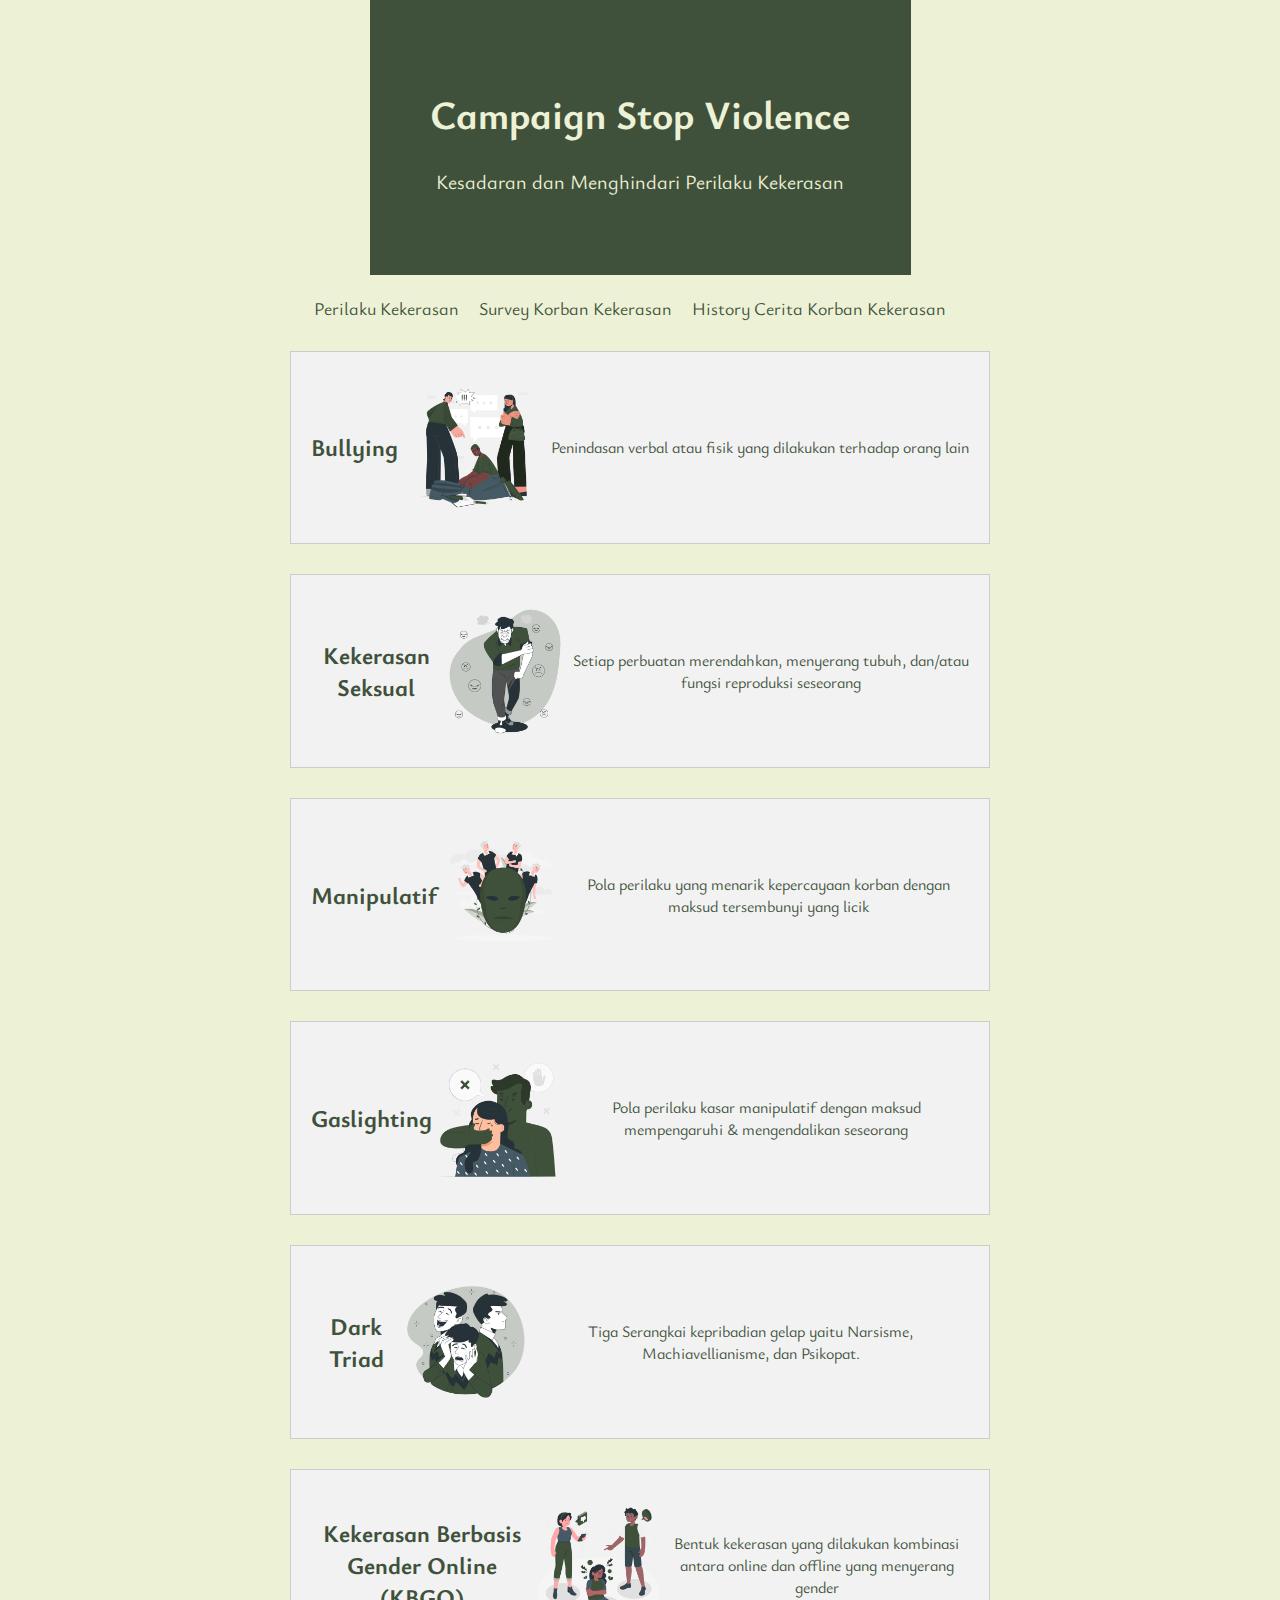
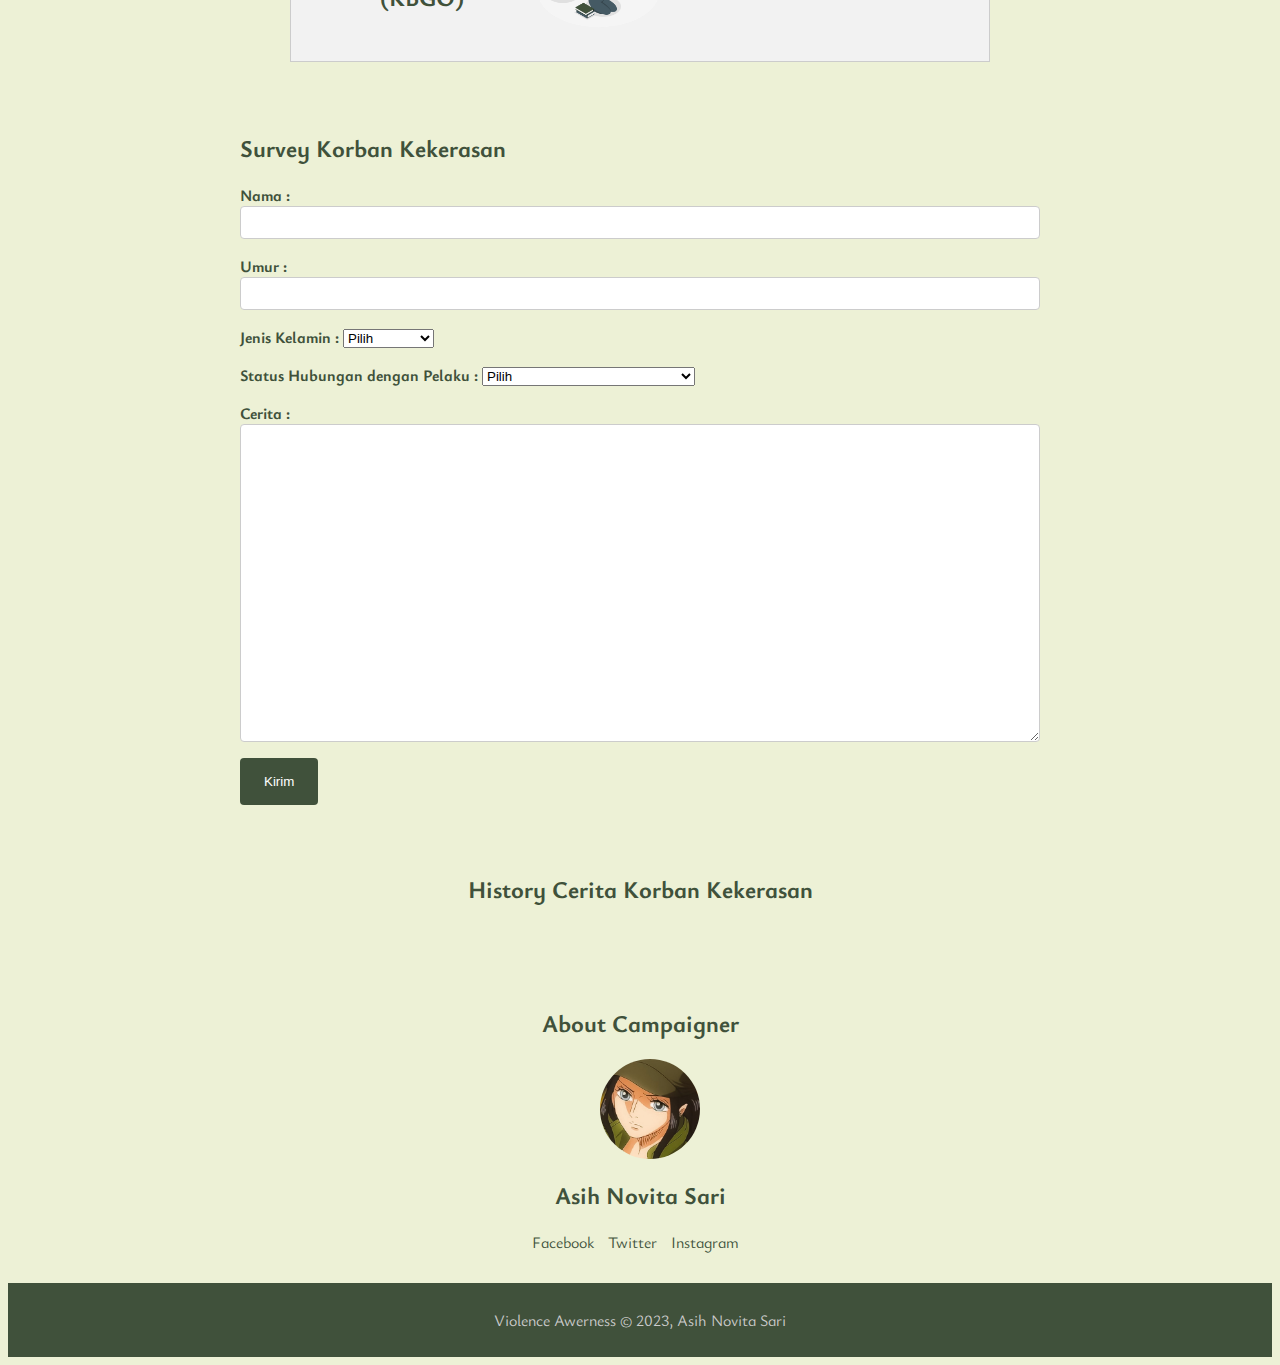
<file: index.html>
<html> 
<head>
    <meta charset="UTF-8"/>
    <meta name="viewport" content="width=device-width, initial-scale=1.0">
    <title>Campaign Stop Violence</title>
    <link rel="stylesheet" href="assets/styles/style.css">
</head> 

    <body>
    <header>
      <div class="container">
        <div class="jumbotron">
          <h1>Campaign Stop Violence</h1>
          <p>Kesadaran dan Menghindari Perilaku Kekerasan</p>
        </div>  
        <nav>
          <ul>
            <li><a href="#article">Perilaku Kekerasan</a></li>
            <li><a href="#Survey Korban Kekerasan">Survey Korban Kekerasan</a></li>
            <li><a href="#History Cerita Korban Kekerasan">History Cerita Korban Kekerasan</a></li>
          </ul>
        </nav>
    </header>

    <main>
    <article>
    <div class="container" id="article">
    <div class="article" ontouchstart="handleTouchStart(event)" ontouchend="handleTouchEnd(event)" onclick="handleClick('bullying.html')">
      <h2>Bullying</h2>
      <img src="assets/img/bullying.png" alt="Bullying" class="image">
      <p>Penindasan verbal atau fisik yang dilakukan terhadap orang lain</p>  
    </div>
    </article>
    <div class="container" id="article">
    <div  class="article" ontouchstart="handleTouchStart(event)" ontouchend="handleTouchEnd(event)" onclick="handleClick('kekerasan-seksual.html')">
      <h2>Kekerasan Seksual</h2>
      <img src="assets/img/kekerasan-seksual.png" alt="kekerasan-seksual" class="image">
      <p>Setiap perbuatan merendahkan, menyerang tubuh, dan/atau fungsi reproduksi seseorang</p>
    </div>
    <article>
    <div class="article" ontouchstart="handleTouchStart(event)" ontouchend="handleTouchEnd(event)" onclick="handleClick('manipulatif.html')">
      <h2>Manipulatif</h2>
      <img src="assets/img/manipulatif.png" alt="Manipulatif" class="image">
      <p>Pola perilaku yang menarik kepercayaan korban dengan maksud tersembunyi yang licik</p>
    </div>
    </article>
    <article>
    <div class="article" ontouchstart="handleTouchStart(event)" ontouchend="handleTouchEnd(event)" onclick="handleClick('gaslighting.html')">
      <h2>Gaslighting</h2>
      <img src="assets/img/gaslighting.png" alt="Gaslighting" class="image">
      <p>Pola perilaku kasar manipulatif dengan maksud mempengaruhi & mengendalikan seseorang</p>
    </div>
    </article>
    <article>
    <div class="article" ontouchstart="handleTouchStart(event)" ontouchend="handleTouchEnd(event)" onclick="handleClick('darktriad.html')"> 
    <h2>Dark Triad</h2>
      <img src="assets/img/darktriad.png" alt="Darktriad" class="image">
      <p>Tiga Serangkai kepribadian gelap yaitu Narsisme, Machiavellianisme, dan Psikopat.</p>
    </div>
    </article>
    <article>
    <div class="article" ontouchstart="handleTouchStart(event)" ontouchend="handleTouchEnd(event)" onclick="handleClick('kbgo.html')"> 
      <h2>Kekerasan Berbasis Gender Online (KBGO)</h2>
      <img src="assets/img/kbgo.png" alt="KBGO" class="image">
      <p>Bentuk kekerasan yang dilakukan kombinasi antara online dan offline yang menyerang gender</p>
    </div>
  </article>
  </div>
</div>
</div>

<aside>
<article>
  <div class="form-container" id="Survey Korban Kekerasan">
    <h2>Survey Korban Kekerasan</h2>
    <form id="survey-form" action="submit.php" method="POST">
      <div class="form-group">
        <label for="nama">Nama                                    :</label>
        <input type="text" id="nama" name="nama" required>
      </div>

      <div class="form-group">
        <label for="umur">Umur                                    :</label>
        <input type="umur" id="umur" name="umur" required>
      </div>

      <div class="form-group">
        <label for="jenis_kelamin">Jenis Kelamin                  :</label>
        <select id="jenis_kelamin" name="jenis_kelamin" required>
          <option value="">Pilih</option>
         <option value="perempuan">Perempuan</option>
         <option value="laki laki">Laki-laki</option>
        </select>
      </div>

      <div class="form-group">
        <label for="hubungan_pelaku">Status Hubungan dengan Pelaku :</label>
        <select id="hubungan_pelaku" name="hubungan_pelaku" required>
          <option value="">Pilih</option>
          <option value="Keluarga Kandung">Keluarga Kandung</option>
          <option value="Teman Kenal">Teman Kenal</option>
          <option value="Pernikahan/Rumah Tangga">Pernikahan/Rumah Tangga</option>
          <option value="Rekan Kerja/Lingkungan Keja">Rekan Kerja/Lingkungan Keja</option>
          <option value="Pacaran">Pacaran</option>
          <option value="Orang Asing/Lingkungan Umum">Orang Asing/Lingkungan Umum</option>
          <option value="Sekolah/Lingkungan Pendidikan">Sekolah/Lingkungan Pendidikan</option>
          <option value="Teman Dekat">Teman Dekat</option>
          <option value="Persahabatan">Persahabatan</option>
          <option value="Lainnya">Lainnya</option>
        </select>
      </div>

      <div class="form-group">
        <label for="cerita">Cerita                               :</label>
        <textarea id="cerita" name="cerita" rows="20" cols="50" required></textarea>
      </div>

      <div id="button">
      <button type="submit">Kirim</button>
    </div>
    </form>
    <div class="container" id="History Cerita Korban Kekerasan">
    <div id="result-container">
      <h2>History Cerita Korban Kekerasan</h2>
      <div id="result-table-container">
        <table id="result-table">
          <tbody id="result-body"></tbody>
        </table>
      </div>
    </div>
  </div>
  </div>
</aside>
</article>


<aside>
  <article>
    <div class="about">
      <h2>About Campaigner</h2>
      <img class="about-img" src="assets/img/campaigner.jpg" alt="campaigner">
      <div class="about-info">
        <h2 class="about-name">Asih Novita Sari</h2>
        <div class="about-social">
          <a href="https://www.facebook.com/chanovitaa" target="_blank">Facebook</a>
          <a href="https://www.twitter.com/nverlandd" target="_blank">Twitter</a>
          <a href="https://www.instagram.com/greendailyme" target="_blank">Instagram</a>
        </div>
      </div>
    </div>
</aside>
</article>
</main>


<footer id="page-footer">
  <p>Violence Awerness &#169; 2023, Asih Novita Sari</p>
</footer>

<script>
  let touchStartX = 0;
  function handleTouchStart(event) {
    const box = event.target;
    box.classList.add('active');
    touchStartX = event.changedTouches[0].clientX;
  }
  function handleTouchEnd(event) {
    const touchEndX = event.changedTouches[0].clientX;
    const touchDeltaX = touchEndX - touchStartX;

    const box = event.target;
    box.classList.remove('active');

    if (Math.abs(touchDeltaX) < 10) {
      const nextPage = box.getAttribute('data-next-page');
      window.location.href = nextPage;
    }
  }
  function handleClick(nextPage) {
    window.location.href = nextPage;
  }
</script>

</body>

</html>
</file>
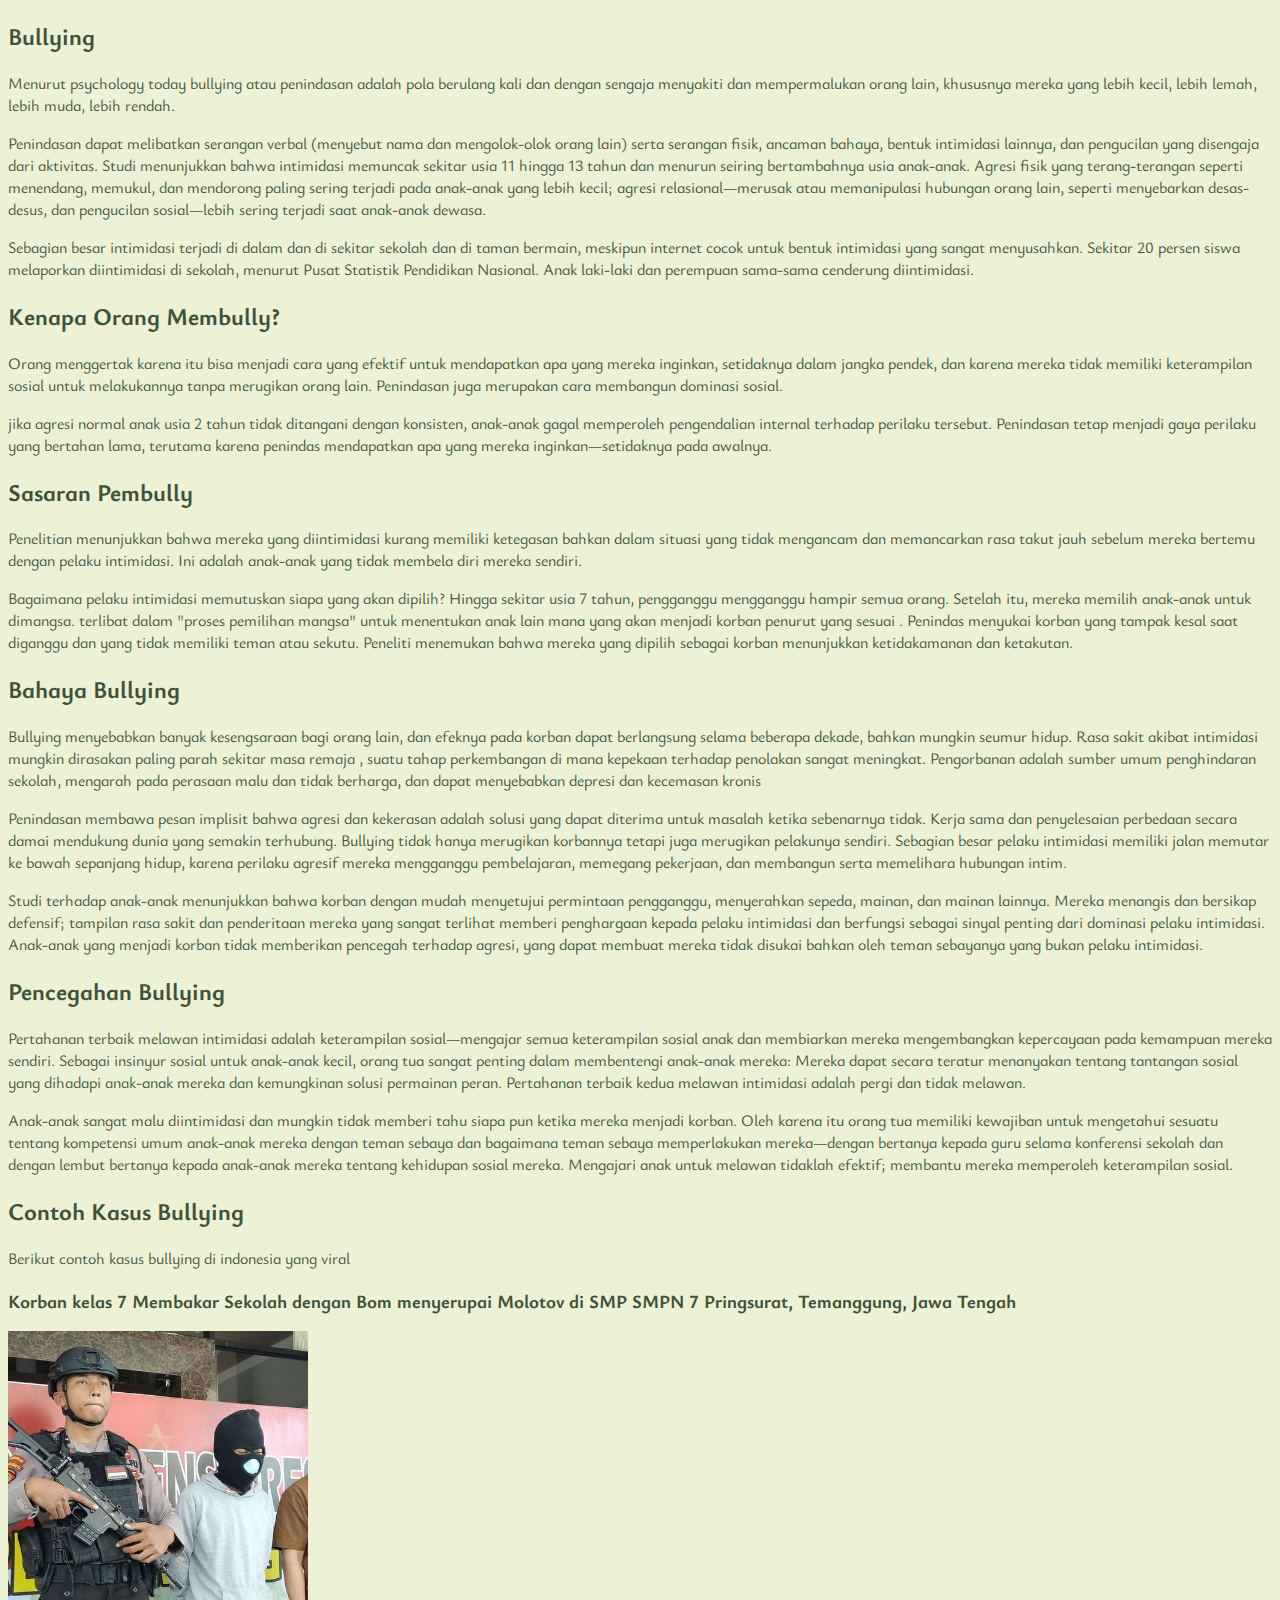
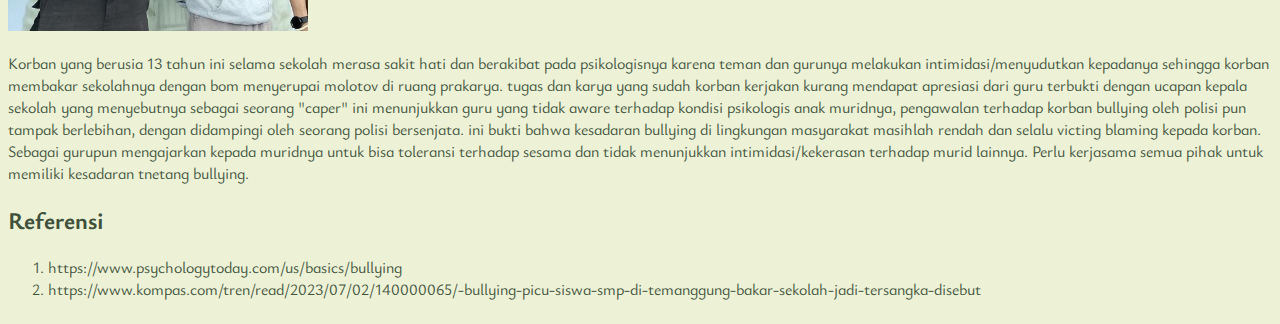
<file: bullying.html>
<!DOCTYPE html>
<html lang="en">
  <head>
    <meta charset="UTF-8" />
    <meta http-equiv="X-UA-Compatible" content="IE=edge" />
    <meta name="viewport" content="width=device-width, initial-scale=1.0" />
    <title>Bullying</title>

    <link rel="stylesheet" href="assets/styles/style.css" />
  </head>
  <body>
    <main>
      <div id="content">
        <article class="card" id="pengertian">
          <h2>Bullying</h2>
          <p>
            Menurut psychology today bullying atau penindasan adalah pola berulang kali dan dengan sengaja menyakiti dan mempermalukan orang lain, khususnya mereka yang lebih kecil, lebih lemah, lebih muda, lebih rendah.
          </p>

          <p>
            Penindasan dapat melibatkan serangan verbal (menyebut nama dan mengolok-olok orang lain) serta serangan fisik, ancaman bahaya, bentuk intimidasi lainnya, dan pengucilan yang disengaja dari aktivitas. Studi menunjukkan bahwa intimidasi memuncak sekitar usia 11 hingga 13 tahun dan menurun seiring bertambahnya usia anak-anak. Agresi fisik yang terang-terangan seperti menendang, memukul, dan mendorong paling sering terjadi pada anak-anak yang lebih kecil; agresi relasional—merusak atau memanipulasi hubungan orang lain, seperti menyebarkan desas-desus, dan pengucilan sosial—lebih sering terjadi saat anak-anak dewasa.          
          </p>
          <p>
            Sebagian besar intimidasi terjadi di dalam dan di sekitar sekolah dan di taman bermain, meskipun internet cocok untuk bentuk intimidasi yang sangat menyusahkan. Sekitar 20 persen siswa melaporkan diintimidasi di sekolah, menurut Pusat Statistik Pendidikan Nasional. Anak laki-laki dan perempuan sama-sama cenderung diintimidasi.
          </p>
          </p>
        </article>

        <article class="card" id="kenapa">
          <h2>Kenapa Orang Membully?</h2>
          <p>
            Orang menggertak karena itu bisa menjadi cara yang efektif untuk mendapatkan apa yang mereka inginkan, setidaknya dalam jangka pendek, dan karena mereka tidak memiliki keterampilan sosial untuk melakukannya tanpa merugikan orang lain. Penindasan juga merupakan cara membangun dominasi sosial.
          </p>
          <p>
            jika agresi normal anak usia 2 tahun tidak ditangani dengan konsisten, anak-anak gagal memperoleh pengendalian internal terhadap perilaku tersebut. Penindasan tetap menjadi gaya perilaku yang bertahan lama, terutama karena penindas mendapatkan apa yang mereka inginkan—setidaknya pada awalnya.
          </p>
        </article>

        <article class="card" id="sasaran">
          <h2>Sasaran Pembully</h2>
          <p>
            Penelitian menunjukkan bahwa mereka yang diintimidasi kurang memiliki ketegasan bahkan dalam situasi yang tidak mengancam dan memancarkan rasa takut jauh sebelum mereka bertemu dengan pelaku intimidasi. Ini adalah anak-anak yang tidak membela diri mereka sendiri.
          </p>
          <p>
            Bagaimana pelaku intimidasi memutuskan siapa yang akan dipilih?
Hingga sekitar usia 7 tahun, pengganggu mengganggu hampir semua orang. Setelah itu, mereka memilih anak-anak untuk dimangsa. terlibat dalam "proses pemilihan mangsa" untuk menentukan anak lain mana yang akan menjadi korban penurut yang sesuai . Penindas menyukai korban yang tampak kesal saat diganggu dan yang tidak memiliki teman atau sekutu. Peneliti menemukan bahwa mereka yang dipilih sebagai korban menunjukkan ketidakamanan dan ketakutan.
          </p>
        </article>

        <article class="card" id="bahaya">
          <h2>Bahaya Bullying</h2>
          <p>
            Bullying menyebabkan banyak kesengsaraan bagi orang lain, dan efeknya pada korban dapat berlangsung selama beberapa dekade, bahkan mungkin seumur hidup. Rasa sakit akibat intimidasi mungkin dirasakan paling parah sekitar masa remaja , suatu tahap perkembangan di mana kepekaan terhadap penolakan sangat meningkat. Pengorbanan adalah sumber umum penghindaran sekolah, mengarah pada perasaan malu dan tidak berharga, dan dapat menyebabkan depresi dan kecemasan kronis
          </p>
          <p>
            Penindasan membawa pesan implisit bahwa agresi dan kekerasan adalah solusi yang dapat diterima untuk masalah ketika sebenarnya tidak. Kerja sama dan penyelesaian perbedaan secara damai mendukung dunia yang semakin terhubung. Bullying tidak hanya merugikan korbannya tetapi juga merugikan pelakunya sendiri. Sebagian besar pelaku intimidasi memiliki jalan memutar ke bawah sepanjang hidup, karena perilaku agresif mereka mengganggu pembelajaran, memegang pekerjaan, dan membangun serta memelihara hubungan intim.
          </p>
          <p>
            Studi terhadap anak-anak menunjukkan bahwa korban dengan mudah menyetujui permintaan pengganggu, menyerahkan sepeda, mainan, dan mainan lainnya. Mereka menangis dan bersikap defensif; tampilan rasa sakit dan penderitaan mereka yang sangat terlihat memberi penghargaan kepada pelaku intimidasi dan berfungsi sebagai sinyal penting dari dominasi pelaku intimidasi. Anak-anak yang menjadi korban tidak memberikan pencegah terhadap agresi, yang dapat membuat mereka tidak disukai bahkan oleh teman sebayanya yang bukan pelaku intimidasi.
          </p>
        </article>

        <article class="card" id="pencegahan">
          <h2>Pencegahan Bullying</h2>
          <p>Pertahanan terbaik melawan intimidasi adalah keterampilan sosial—mengajar semua keterampilan sosial anak dan membiarkan mereka mengembangkan kepercayaan pada kemampuan mereka sendiri. Sebagai insinyur sosial untuk anak-anak kecil, orang tua sangat penting dalam membentengi anak-anak mereka: Mereka dapat secara teratur menanyakan tentang tantangan sosial yang dihadapi anak-anak mereka dan kemungkinan solusi permainan peran. Pertahanan terbaik kedua melawan intimidasi adalah pergi dan tidak melawan.
          </p>
          <p>
            Anak-anak sangat malu diintimidasi dan mungkin tidak memberi tahu siapa pun ketika mereka menjadi korban. Oleh karena itu orang tua memiliki kewajiban untuk mengetahui sesuatu tentang kompetensi umum anak-anak mereka dengan teman sebaya dan bagaimana teman sebaya memperlakukan mereka—dengan bertanya kepada guru selama konferensi sekolah dan dengan lembut bertanya kepada anak-anak mereka tentang kehidupan sosial mereka. Mengajari anak untuk melawan tidaklah efektif; membantu mereka memperoleh keterampilan sosial.
          </p>

        <article class="card" id="contoh kasus">
          <h2>Contoh Kasus Bullying</h2>
          <p>
            Berikut contoh kasus bullying di indonesia yang viral 
          </p>

          <section>
            <h3>Korban kelas 7 Membakar Sekolah dengan Bom menyerupai Molotov di SMP SMPN 7 Pringsurat, Temanggung, Jawa Tengah</h3>
            <img class="featured-image" src="assets/img/bullying.jpg" alt="bullying" />
            <p>
              Korban yang berusia 13 tahun ini selama sekolah merasa sakit  hati dan berakibat pada psikologisnya karena teman dan gurunya melakukan intimidasi/menyudutkan kepadanya sehingga korban membakar sekolahnya dengan bom menyerupai molotov di ruang prakarya. 
              tugas dan karya yang sudah korban kerjakan kurang mendapat apresiasi dari guru terbukti dengan ucapan kepala sekolah yang menyebutnya sebagai seorang "caper" ini menunjukkan guru yang tidak aware terhadap kondisi psikologis anak muridnya, 
              pengawalan terhadap korban bullying oleh polisi pun tampak berlebihan, dengan didampingi oleh seorang polisi bersenjata. ini bukti bahwa kesadaran bullying di lingkungan masyarakat masihlah rendah dan selalu victing blaming kepada korban.
              Sebagai gurupun mengajarkan kepada muridnya untuk bisa toleransi terhadap sesama dan tidak menunjukkan intimidasi/kekerasan terhadap murid lainnya. Perlu kerjasama semua pihak untuk memiliki kesadaran tnetang bullying.
            </p>
          </section>
        </article>
        <article class="card" id="referensi">
          <h2>Referensi</h2>
            <ol type="1">
              <li>https://www.psychologytoday.com/us/basics/bullying</li>
              <li>https://www.kompas.com/tren/read/2023/07/02/140000065/-bullying-picu-siswa-smp-di-temanggung-bakar-sekolah-jadi-tersangka-disebut</li>
              </ol>
      </div>
    </main>
  </body>
</html>
</file>
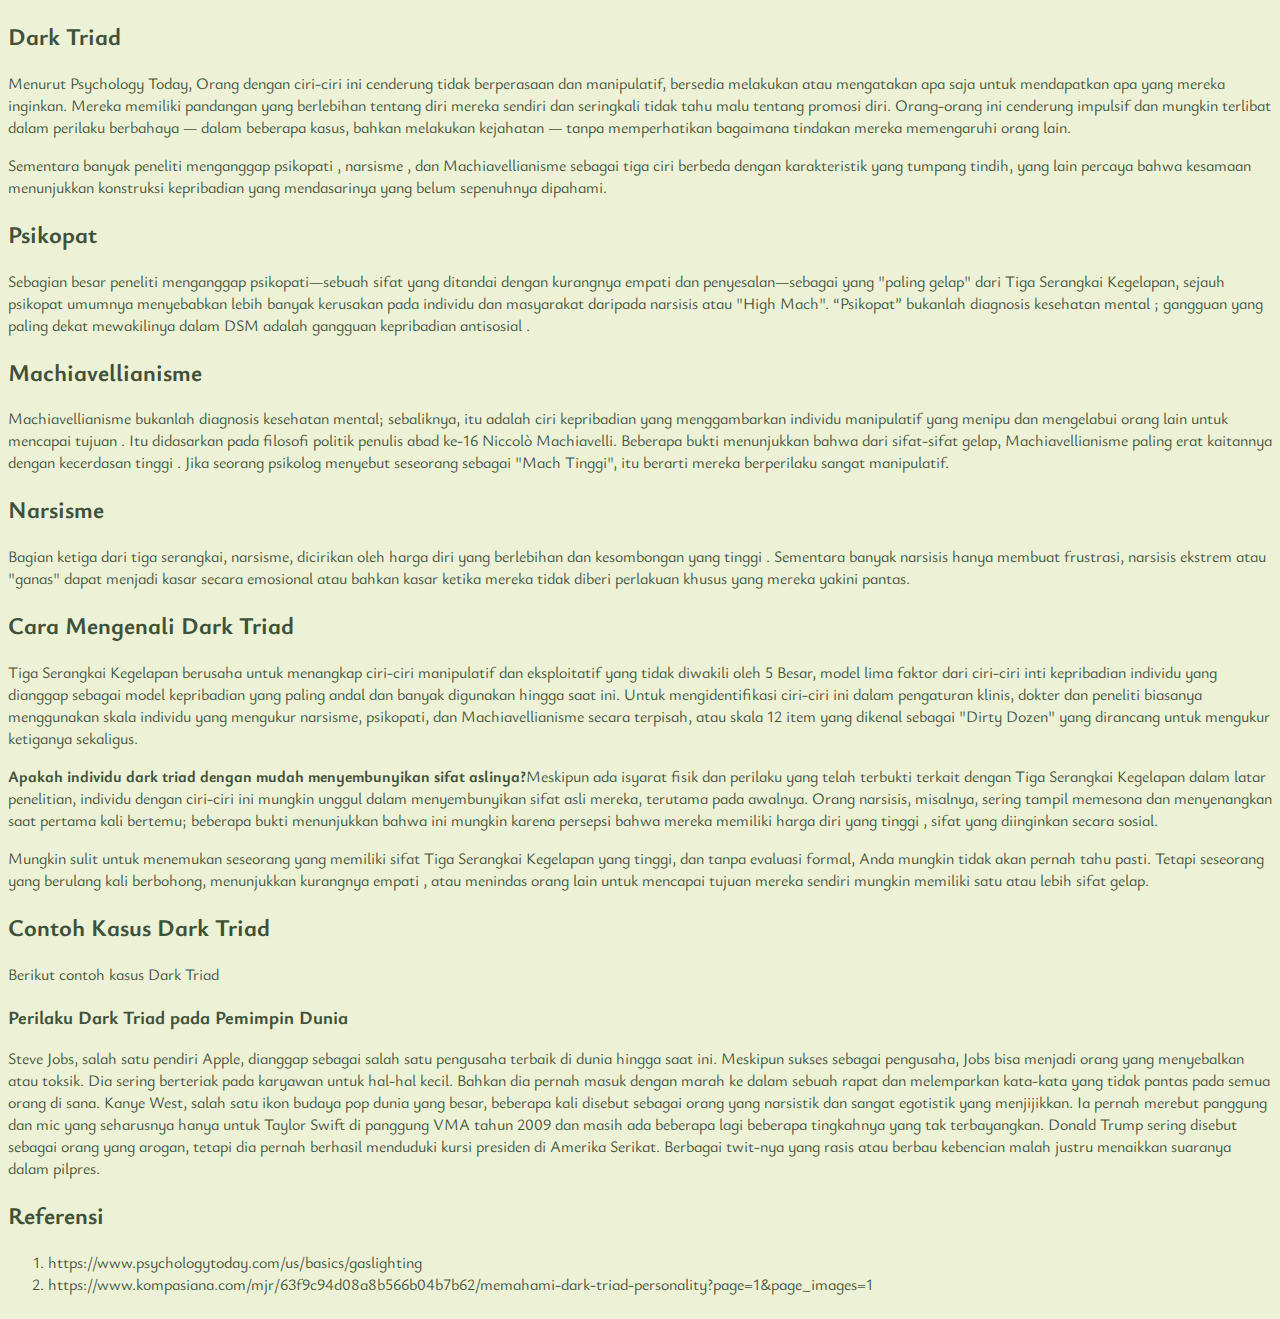
<file: darktriad.html>
<!DOCTYPE html>
<html lang="en">
  <head>
    <meta charset="UTF-8" />
    <meta http-equiv="X-UA-Compatible" content="IE=edge" />
    <meta name="viewport" content="width=device-width, initial-scale=1.0" />
    <title>Dark Triad</title>

    <link rel="stylesheet" href="assets/styles/style.css" />
  </head>
  <body>
    <main>
      <div id="content">
        <article class="card" id="pengertian">
          <h2>Dark Triad</h2>
          <p>
            Menurut Psychology Today, Orang dengan ciri-ciri ini cenderung tidak berperasaan dan manipulatif, bersedia melakukan atau mengatakan apa saja untuk mendapatkan apa yang mereka inginkan. Mereka memiliki pandangan yang berlebihan tentang diri mereka sendiri dan seringkali tidak tahu malu tentang promosi diri. Orang-orang ini cenderung impulsif dan mungkin terlibat dalam perilaku berbahaya — dalam beberapa kasus, bahkan melakukan kejahatan — tanpa memperhatikan bagaimana tindakan mereka memengaruhi orang lain.
          </p>
           <p>
            Sementara banyak peneliti menganggap psikopati , narsisme , dan Machiavellianisme sebagai tiga ciri berbeda dengan karakteristik yang tumpang tindih, yang lain percaya bahwa kesamaan menunjukkan konstruksi kepribadian yang mendasarinya yang belum sepenuhnya dipahami.       
           </p>
        </article>

        <article class="card" id="Psikopat">
          <h2>Psikopat</h2>
          <p>
            Sebagian besar peneliti menganggap psikopati—sebuah sifat yang ditandai dengan kurangnya empati dan penyesalan—sebagai yang "paling gelap" dari Tiga Serangkai Kegelapan, sejauh psikopat umumnya menyebabkan lebih banyak kerusakan pada individu dan masyarakat daripada narsisis atau "High Mach". “Psikopat” bukanlah diagnosis kesehatan mental ; gangguan yang paling dekat mewakilinya dalam DSM adalah gangguan kepribadian antisosial .          </p>
        </article>

        <article class="card" id="Machiavellianisme">
          <h2>Machiavellianisme</h2>
          <p>
            Machiavellianisme bukanlah diagnosis kesehatan mental; sebaliknya, itu adalah ciri kepribadian yang menggambarkan individu manipulatif yang menipu dan mengelabui orang lain untuk mencapai tujuan . Itu didasarkan pada filosofi politik penulis abad ke-16 Niccolò Machiavelli. Beberapa bukti menunjukkan bahwa dari sifat-sifat gelap, Machiavellianisme paling erat kaitannya dengan kecerdasan tinggi . Jika seorang psikolog menyebut seseorang sebagai "Mach Tinggi", itu berarti mereka berperilaku sangat manipulatif. 
                 </p>
        </article>

        <article class="card" id="Narsisme">
          <h2>Narsisme</h2>
          <p> Bagian ketiga dari tiga serangkai, narsisme, dicirikan oleh harga diri yang berlebihan dan kesombongan yang tinggi . Sementara banyak narsisis hanya membuat frustrasi, narsisis ekstrem atau "ganas" dapat menjadi kasar secara emosional atau bahkan kasar ketika mereka tidak diberi perlakuan khusus yang mereka yakini pantas.  
          </p>
        </article>

        <article class="card" id="Kenal">
          <h2>Cara Mengenali Dark Triad</h2>
          <p>     
            Tiga Serangkai Kegelapan berusaha untuk menangkap ciri-ciri manipulatif dan eksploitatif yang tidak diwakili oleh 5 Besar, model lima faktor dari ciri-ciri inti kepribadian individu yang dianggap sebagai model kepribadian yang paling andal dan banyak digunakan hingga saat ini. Untuk mengidentifikasi ciri-ciri ini dalam pengaturan klinis, dokter dan peneliti biasanya menggunakan skala individu yang mengukur narsisme, psikopati, dan Machiavellianisme secara terpisah, atau skala 12 item yang dikenal sebagai "Dirty Dozen" yang dirancang untuk mengukur ketiganya sekaligus.
          </p>
          <p>
            <b>Apakah individu dark triad dengan mudah menyembunyikan sifat aslinya?</b>Meskipun ada isyarat fisik dan perilaku yang telah terbukti terkait dengan Tiga Serangkai Kegelapan dalam latar penelitian, individu dengan ciri-ciri ini mungkin unggul dalam menyembunyikan sifat asli mereka, terutama pada awalnya. Orang narsisis, misalnya, sering tampil memesona dan menyenangkan saat pertama kali bertemu; beberapa bukti menunjukkan bahwa ini mungkin karena persepsi bahwa mereka memiliki harga diri yang tinggi , sifat yang diinginkan secara sosial.
          </p>
          <p>
            Mungkin sulit untuk menemukan seseorang yang memiliki sifat Tiga Serangkai Kegelapan yang tinggi, dan tanpa evaluasi formal, Anda mungkin tidak akan pernah tahu pasti. Tetapi seseorang yang berulang kali berbohong, menunjukkan kurangnya empati , atau menindas orang lain untuk mencapai tujuan mereka sendiri mungkin memiliki satu atau lebih sifat gelap. 
          </p>
        </article>

        <article class="card" id="contoh kasus">
          <h2>Contoh Kasus Dark Triad</h2>
          <p>
            Berikut contoh kasus Dark Triad
          </p>

          <section>
            <h3>Perilaku Dark Triad pada Pemimpin Dunia</h3>
              <p>
                Steve Jobs, salah satu pendiri Apple, dianggap sebagai salah satu pengusaha terbaik di dunia hingga saat ini. Meskipun sukses sebagai pengusaha, Jobs bisa menjadi orang yang menyebalkan atau toksik. Dia sering berteriak pada karyawan untuk hal-hal kecil. Bahkan dia pernah masuk dengan marah ke dalam sebuah rapat dan melemparkan kata-kata yang tidak pantas pada semua orang di sana.

                Kanye West, salah satu ikon budaya pop dunia yang besar, beberapa kali disebut sebagai orang yang narsistik dan sangat egotistik yang menjijikkan. Ia pernah merebut panggung dan mic yang seharusnya hanya untuk Taylor Swift di panggung VMA tahun 2009 dan masih ada beberapa lagi beberapa tingkahnya yang tak terbayangkan.
                
                Donald Trump sering disebut sebagai orang yang arogan, tetapi dia pernah berhasil menduduki kursi presiden di Amerika Serikat. Berbagai twit-nya yang rasis atau berbau kebencian malah justru menaikkan suaranya dalam pilpres.
                
              </p>
                    </section>
        </article>
        <article class="card" id="referensi">
          <h2>Referensi</h2>
            <ol type="1">
              <li>https://www.psychologytoday.com/us/basics/gaslighting</li>
              <li>https://www.kompasiana.com/mjr/63f9c94d08a8b566b04b7b62/memahami-dark-triad-personality?page=1&page_images=1</li>
            </ol>
      </div>
    </main>
  </body>
</html>
</file>
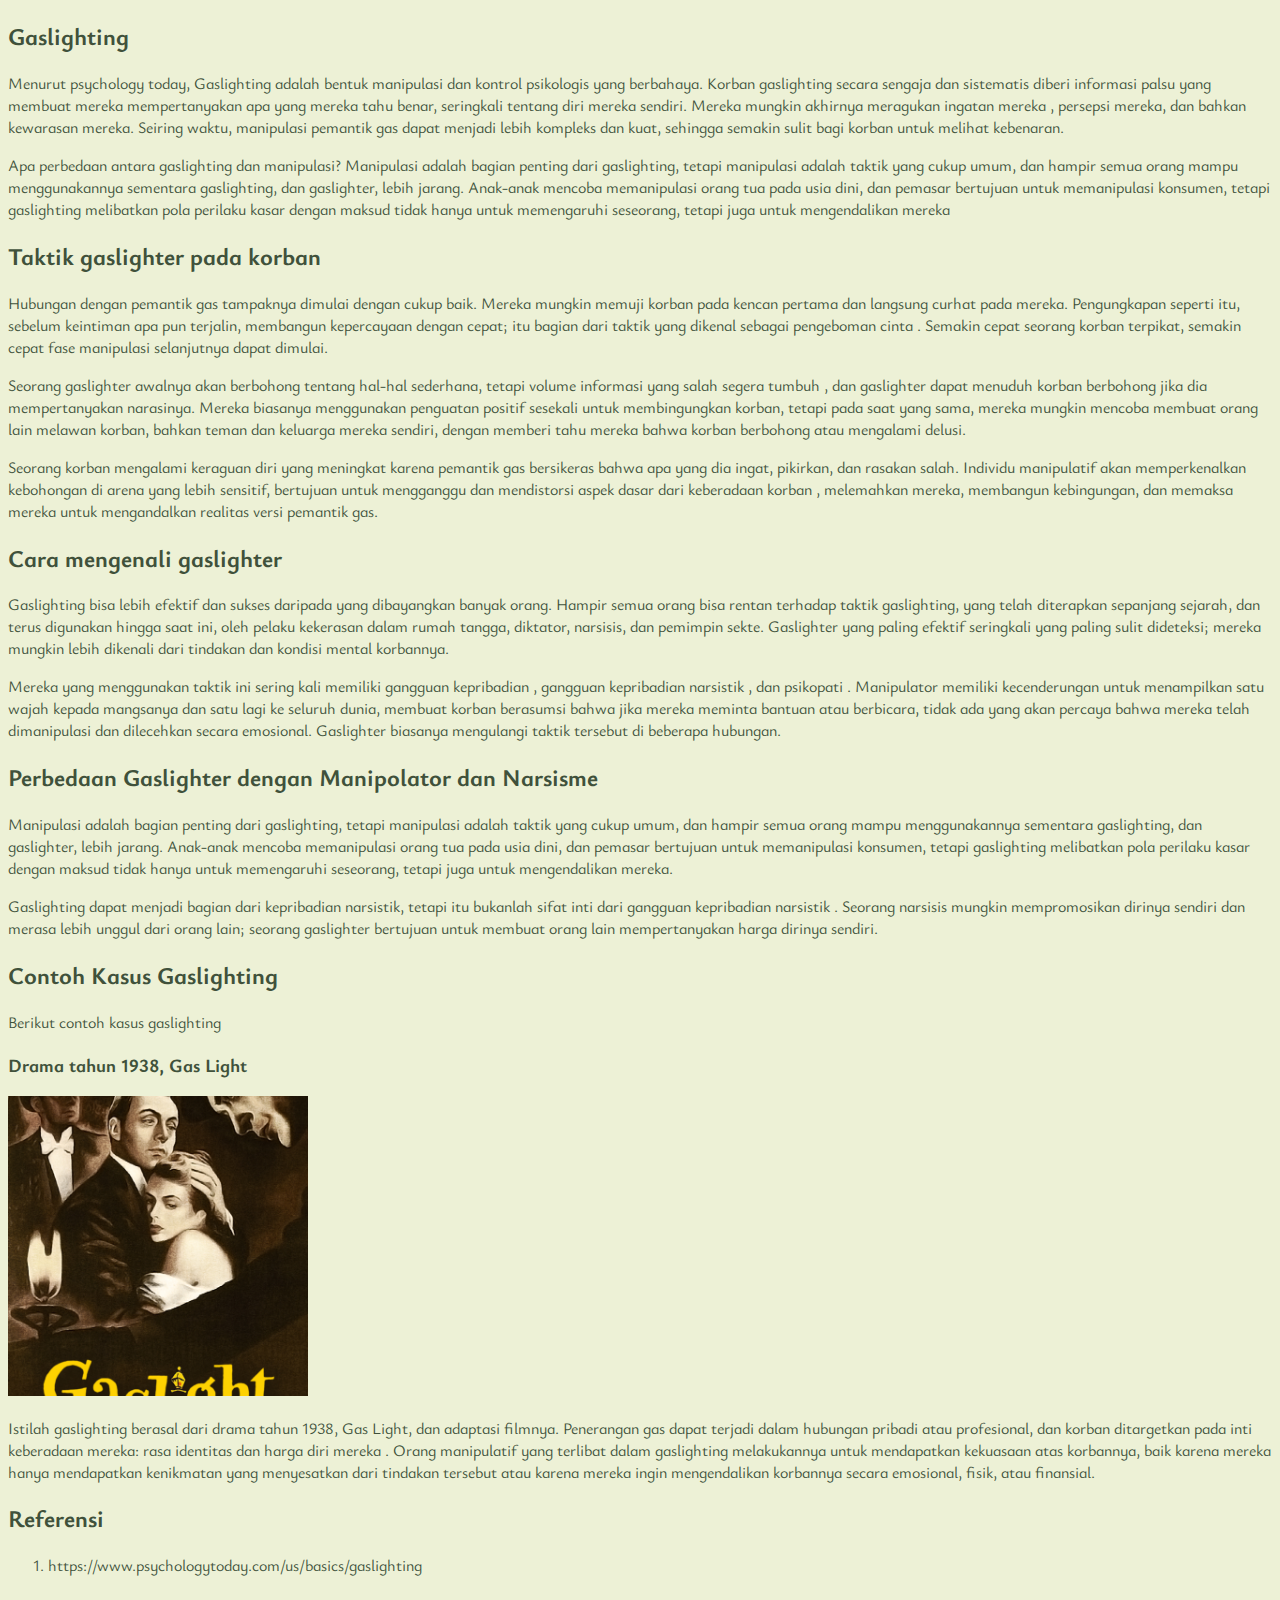
<file: gaslighting.html>
<!DOCTYPE html>
<html lang="en">
  <head>
    <meta charset="UTF-8" />
    <meta http-equiv="X-UA-Compatible" content="IE=edge" />
    <meta name="viewport" content="width=device-width, initial-scale=1.0" />
    <title>Gaslighting</title>

    <link rel="stylesheet" href="assets/styles/style.css" />
  </head>
  <body>
    <main>
      <div id="content">
        <article class="card" id="pengertian">
          <h2>Gaslighting</h2>
          <p>
            Menurut psychology today, Gaslighting adalah bentuk manipulasi dan kontrol psikologis yang berbahaya. Korban gaslighting secara sengaja dan sistematis diberi informasi palsu yang membuat mereka mempertanyakan apa yang mereka tahu benar, seringkali tentang diri mereka sendiri. Mereka mungkin akhirnya meragukan ingatan mereka , persepsi mereka, dan bahkan kewarasan mereka. Seiring waktu, manipulasi pemantik gas dapat menjadi lebih kompleks dan kuat, sehingga semakin sulit bagi korban untuk melihat kebenaran.        
           </p>
           <p>
            Apa perbedaan antara gaslighting dan manipulasi?
            Manipulasi adalah bagian penting dari gaslighting, tetapi manipulasi adalah taktik yang cukup umum, dan hampir semua orang mampu menggunakannya sementara gaslighting, dan gaslighter, lebih jarang. Anak-anak mencoba memanipulasi orang tua pada usia dini, dan pemasar bertujuan untuk memanipulasi konsumen, tetapi gaslighting melibatkan pola perilaku kasar dengan maksud tidak hanya untuk memengaruhi seseorang, tetapi juga untuk mengendalikan mereka
           </p>
        </article>

        <article class="card" id="Taktik">
          <h2>Taktik gaslighter pada korban</h2>
          <p>
            Hubungan dengan pemantik gas tampaknya dimulai dengan cukup baik. Mereka mungkin memuji korban pada kencan pertama dan langsung curhat pada mereka. Pengungkapan seperti itu, sebelum keintiman apa pun terjalin, membangun kepercayaan dengan cepat; itu bagian dari taktik yang dikenal sebagai pengeboman cinta . Semakin cepat seorang korban terpikat, semakin cepat fase manipulasi selanjutnya dapat dimulai.
           </p>
           <p>
            Seorang gaslighter awalnya akan berbohong tentang hal-hal sederhana, tetapi volume informasi yang salah segera tumbuh , dan gaslighter dapat menuduh korban berbohong jika dia mempertanyakan narasinya. Mereka biasanya menggunakan penguatan positif sesekali untuk membingungkan korban, tetapi pada saat yang sama, mereka mungkin mencoba membuat orang lain melawan korban, bahkan teman dan keluarga mereka sendiri, dengan memberi tahu mereka bahwa korban berbohong atau mengalami delusi.
           </p>
           <p>
            Seorang korban mengalami keraguan diri yang meningkat karena pemantik gas bersikeras bahwa apa yang dia ingat, pikirkan, dan rasakan salah. Individu manipulatif akan memperkenalkan kebohongan di arena yang lebih sensitif, bertujuan untuk mengganggu dan mendistorsi aspek dasar dari keberadaan korban , melemahkan mereka, membangun kebingungan, dan memaksa mereka untuk mengandalkan realitas versi pemantik gas.
           </p>
        </article>

        <article class="card" id="Kenal">
          <h2>Cara mengenali gaslighter</h2>
          <p>
            Gaslighting bisa lebih efektif dan sukses daripada yang dibayangkan banyak orang. Hampir semua orang bisa rentan terhadap taktik gaslighting, yang telah diterapkan sepanjang sejarah, dan terus digunakan hingga saat ini, oleh pelaku kekerasan dalam rumah tangga, diktator, narsisis, dan pemimpin sekte. Gaslighter yang paling efektif seringkali yang paling sulit dideteksi; mereka mungkin lebih dikenali dari tindakan dan kondisi mental korbannya.    
          </p>
          <p>
            Mereka yang menggunakan taktik ini sering kali memiliki gangguan kepribadian , gangguan kepribadian narsistik , dan psikopati . Manipulator memiliki kecenderungan untuk menampilkan satu wajah kepada mangsanya dan satu lagi ke seluruh dunia, membuat korban berasumsi bahwa jika mereka meminta bantuan atau berbicara, tidak ada yang akan percaya bahwa mereka telah dimanipulasi dan dilecehkan secara emosional. Gaslighter biasanya mengulangi taktik tersebut di beberapa hubungan. 
          </p>  
        </article>

        <article class="card" id="perbedaan">
          <h2>Perbedaan Gaslighter dengan Manipolator dan Narsisme</h2>
          <p> Manipulasi adalah bagian penting dari gaslighting, tetapi manipulasi adalah taktik yang cukup umum, dan hampir semua orang mampu menggunakannya sementara gaslighting, dan gaslighter, lebih jarang. Anak-anak mencoba memanipulasi orang tua pada usia dini, dan pemasar bertujuan untuk memanipulasi konsumen, tetapi gaslighting melibatkan pola perilaku kasar dengan maksud tidak hanya untuk memengaruhi seseorang, tetapi juga untuk mengendalikan mereka.
                   </p>
          <p>Gaslighting dapat menjadi bagian dari kepribadian narsistik, tetapi itu bukanlah sifat inti dari gangguan kepribadian narsistik . Seorang narsisis mungkin mempromosikan dirinya sendiri dan merasa lebih unggul dari orang lain; seorang gaslighter bertujuan untuk membuat orang lain mempertanyakan harga dirinya sendiri.
                    </p>  
        </article>

        <article class="card" id="contoh kasus">
          <h2>Contoh Kasus Gaslighting</h2>
          <p>
            Berikut contoh kasus gaslighting
          </p>

          <section>
            <h3>Drama tahun 1938, Gas Light</h3>
            <img class="featured-image" src="assets/img/gaslight.png" alt="gaslighting" />
            <p>
              Istilah gaslighting berasal dari drama tahun 1938, Gas Light, dan adaptasi filmnya. Penerangan gas dapat terjadi dalam hubungan pribadi atau profesional, dan korban ditargetkan pada inti keberadaan mereka: rasa identitas dan harga diri mereka . Orang manipulatif yang terlibat dalam gaslighting melakukannya untuk mendapatkan kekuasaan atas korbannya, baik karena mereka hanya mendapatkan kenikmatan yang menyesatkan dari tindakan tersebut atau karena mereka ingin mengendalikan korbannya secara emosional, fisik, atau finansial.           </p>
          </section>
        </article>
        <article class="card" id="referensi">
          <h2>Referensi</h2>
            <ol type="1">
              <li>https://www.psychologytoday.com/us/basics/gaslighting</li>
            </ol>
      </div>
    </main>
  </body>
</html>
</file>
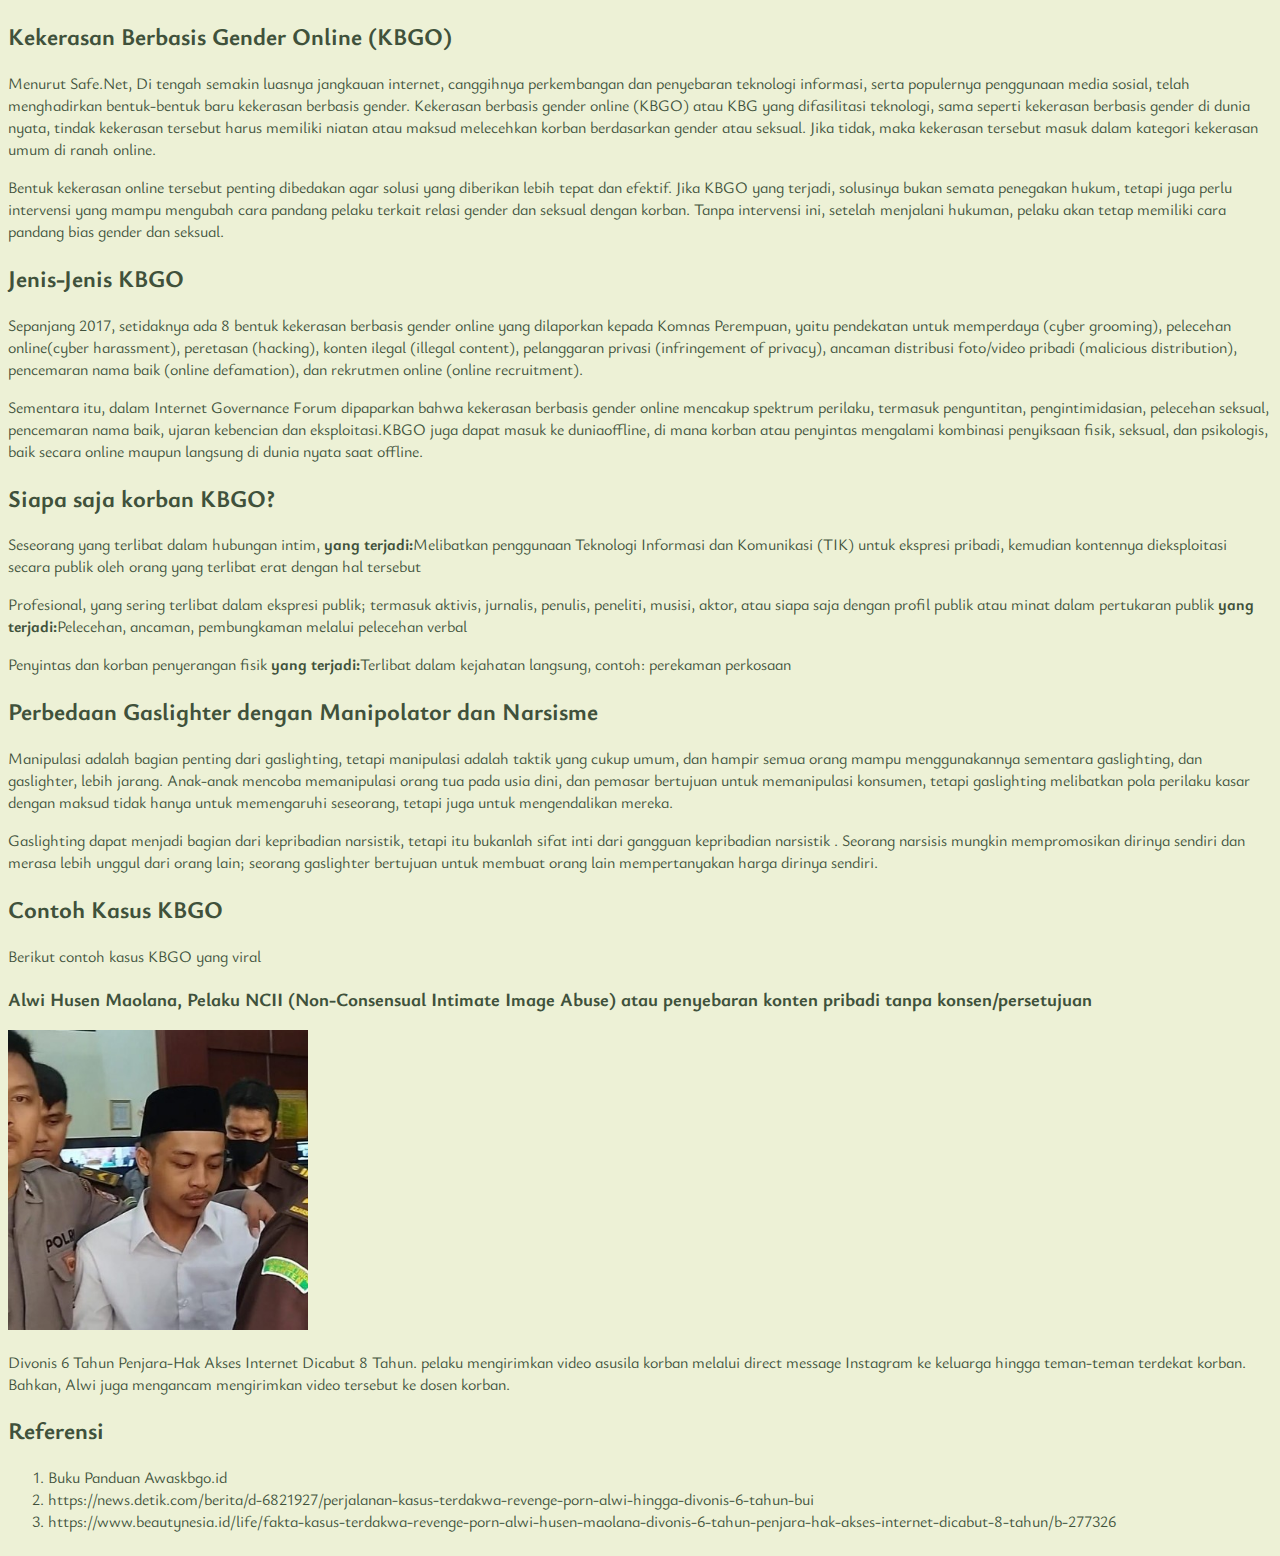
<file: kbgo.html>
<!DOCTYPE html>
<html lang="en">
  <head>
    <meta charset="UTF-8" />
    <meta http-equiv="X-UA-Compatible" content="IE=edge" />
    <meta name="viewport" content="width=device-width, initial-scale=1.0" />
    <title>KBGO</title>

    <link rel="stylesheet" href="assets/styles/style.css" />
  </head>
  <body>
    <main>
      <div id="content">
        <article class="card" id="pengertian">
          <h2>Kekerasan Berbasis Gender Online (KBGO)</h2>
          <p>
            Menurut Safe.Net, Di tengah semakin luasnya jangkauan internet, canggihnya perkembangan dan penyebaran teknologi informasi, serta populernya penggunaan media
            sosial, telah menghadirkan bentuk-bentuk baru kekerasan berbasis gender. Kekerasan berbasis gender online (KBGO) atau KBG yang difasilitasi
            teknologi, sama seperti kekerasan berbasis gender di dunia nyata, tindak kekerasan tersebut harus memiliki niatan atau maksud melecehkan korban
            berdasarkan gender atau seksual. Jika tidak, maka kekerasan tersebut masuk dalam kategori kekerasan umum di ranah online.
                </p>
           <p>
            Bentuk kekerasan online tersebut penting dibedakan agar solusi yang diberikan lebih tepat dan efektif. Jika KBGO yang terjadi, solusinya bukan
            semata penegakan hukum, tetapi juga perlu intervensi yang mampu mengubah cara pandang pelaku terkait relasi gender dan seksual dengan
            korban. Tanpa intervensi ini, setelah menjalani hukuman, pelaku akan tetap memiliki cara pandang bias gender dan seksual.           </p>
        </article>

        <article class="card" id="Jenis">
          <h2>Jenis-Jenis KBGO</h2>
          <p>
            Sepanjang 2017, setidaknya ada 8  bentuk kekerasan berbasis gender online yang dilaporkan kepada Komnas Perempuan, yaitu
            pendekatan untuk memperdaya (cyber grooming), pelecehan online(cyber harassment), peretasan (hacking), konten ilegal (illegal
            content), pelanggaran privasi (infringement of privacy), ancaman distribusi foto/video pribadi (malicious distribution), pencemaran nama baik (online defamation), dan
            rekrutmen online (online recruitment). </p>
            <P>
            Sementara itu, dalam Internet Governance Forum dipaparkan bahwa kekerasan berbasis gender online mencakup spektrum perilaku, termasuk penguntitan, pengintimidasian, pelecehan
            seksual, pencemaran nama baik, ujaran kebencian dan eksploitasi.KBGO juga dapat masuk ke duniaoffline, di mana korban atau penyintas mengalami kombinasi penyiksaan fisik, seksual, dan
            psikologis, baik secara online maupun langsung di dunia nyata saat offline.
            </P>
        </article>

        <article class="card" id="Kenal">
          <h2>Siapa saja korban KBGO?</h2>
          <p>
            Seseorang yang terlibat dalam hubungan intim, <b>yang terjadi:</b>Melibatkan penggunaan Teknologi Informasi dan Komunikasi (TIK)
            untuk ekspresi pribadi, kemudian kontennya dieksploitasi secara publik oleh orang yang terlibat erat dengan hal tersebut
          </p>
          <p>
            Profesional, yang sering terlibat dalam ekspresi publik; termasuk aktivis, jurnalis, penulis, peneliti, musisi, aktor, atau siapa saja dengan profil publik atau minat dalam pertukaran publik
            <b>yang terjadi:</b>Pelecehan, ancaman, pembungkaman melalui pelecehan verbal
          </p> 
          <p>
            Penyintas dan korban penyerangan fisik
            <b>yang terjadi:</b>Terlibat dalam kejahatan langsung, contoh: perekaman perkosaan</p> 
        </article>

        <article class="card" id="perbedaan">
          <h2>Perbedaan Gaslighter dengan Manipolator dan Narsisme</h2>
          <p> Manipulasi adalah bagian penting dari gaslighting, tetapi manipulasi adalah taktik yang cukup umum, dan hampir semua orang mampu menggunakannya sementara gaslighting, dan gaslighter, lebih jarang. Anak-anak mencoba memanipulasi orang tua pada usia dini, dan pemasar bertujuan untuk memanipulasi konsumen, tetapi gaslighting melibatkan pola perilaku kasar dengan maksud tidak hanya untuk memengaruhi seseorang, tetapi juga untuk mengendalikan mereka.
                   </p>
          <p>Gaslighting dapat menjadi bagian dari kepribadian narsistik, tetapi itu bukanlah sifat inti dari gangguan kepribadian narsistik . Seorang narsisis mungkin mempromosikan dirinya sendiri dan merasa lebih unggul dari orang lain; seorang gaslighter bertujuan untuk membuat orang lain mempertanyakan harga dirinya sendiri.
                    </p>  
        </article>

        <article class="card" id="contoh kasus">
          <h2>Contoh Kasus KBGO</h2>
          <p>
            Berikut contoh kasus KBGO yang viral 
          </p>

          <section>
            <h3>Alwi Husen Maolana, Pelaku NCII (Non-Consensual Intimate Image Abuse) atau penyebaran konten pribadi tanpa konsen/persetujuan</h3>
            <img class="featured-image" src="assets/img/ncii.jpeg" alt="kbgo" />
              <p>
                Divonis 6 Tahun Penjara-Hak Akses Internet Dicabut 8 Tahun. pelaku mengirimkan video asusila korban melalui direct message Instagram ke keluarga hingga teman-teman terdekat korban. Bahkan, Alwi juga mengancam mengirimkan video tersebut ke dosen korban.
              </p>
            </section>
        </article>
        <article class="card" id="referensi">
          <h2>Referensi</h2>
            <ol type="1">
              <li>Buku Panduan Awaskbgo.id</li>
              <li>https://news.detik.com/berita/d-6821927/perjalanan-kasus-terdakwa-revenge-porn-alwi-hingga-divonis-6-tahun-bui</li>
              <li>https://www.beautynesia.id/life/fakta-kasus-terdakwa-revenge-porn-alwi-husen-maolana-divonis-6-tahun-penjara-hak-akses-internet-dicabut-8-tahun/b-277326</li>
            </ol>
      </div>
    </main>
  </body>
</html>
</file>
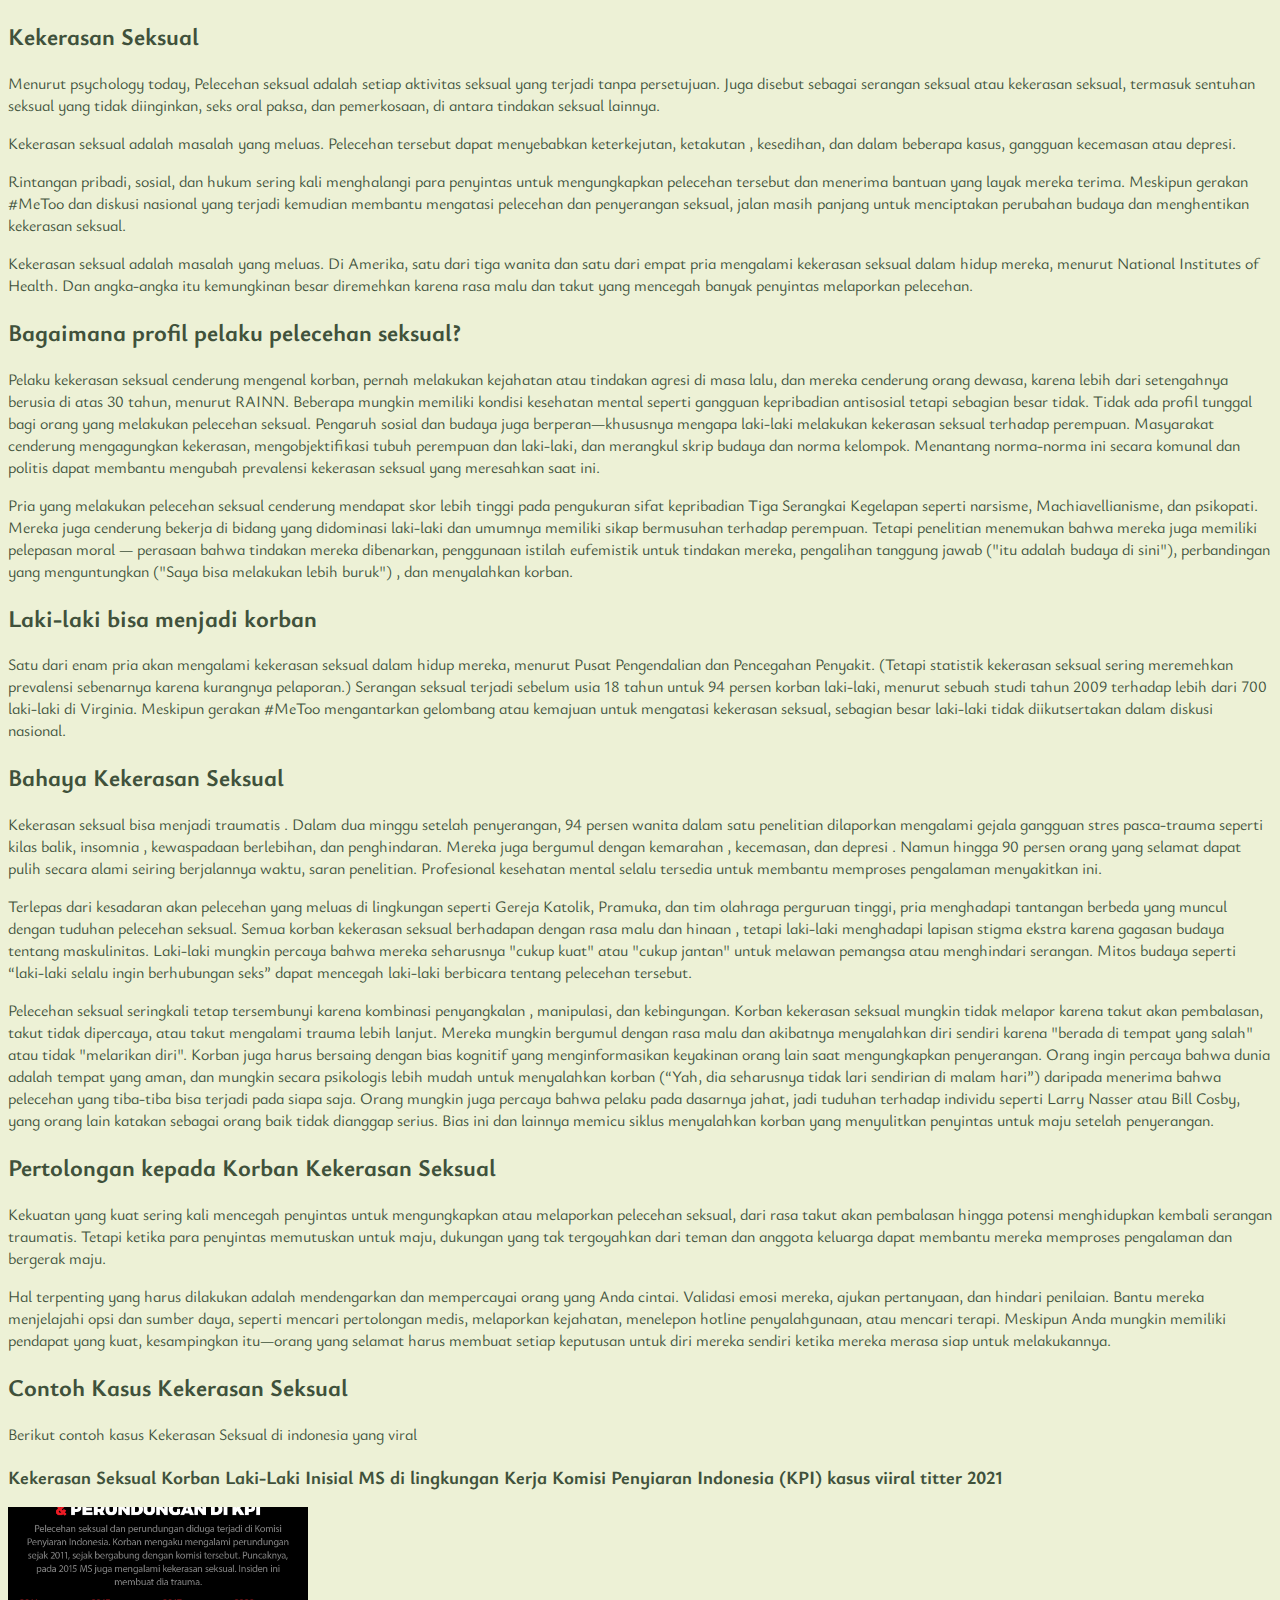
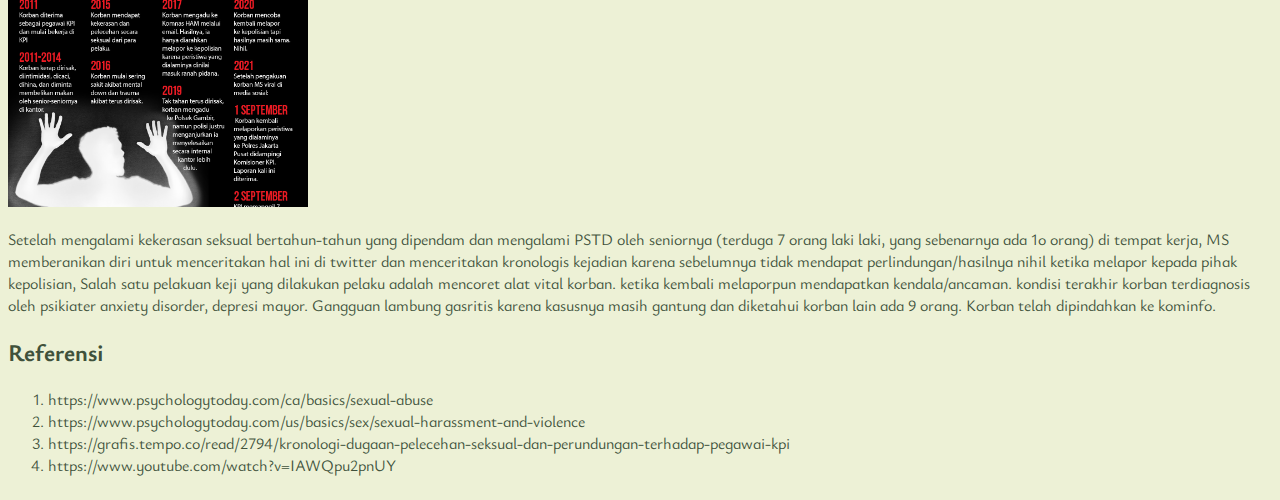
<file: kekerasan-seksual.html>
<!DOCTYPE html>
<html lang="en">
  <head>
    <meta charset="UTF-8" />
    <meta http-equiv="X-UA-Compatible" content="IE=edge" />
    <meta name="viewport" content="width=device-width, initial-scale=1.0" />
    <title>Kekerasan Seksual</title>

    <link rel="stylesheet" href="assets/styles/style.css" />
  </head>
  <body>
    <main>
      <div id="content">
        <article class="card" id="pengertian">
          <h2>Kekerasan Seksual</h2>
          <p>
            Menurut psychology today, Pelecehan seksual adalah setiap aktivitas seksual yang terjadi tanpa persetujuan. Juga disebut sebagai serangan seksual atau kekerasan seksual, termasuk sentuhan seksual yang tidak diinginkan, seks oral paksa, dan pemerkosaan, di antara tindakan seksual lainnya.
          </p>

          <p>
            Kekerasan seksual adalah masalah yang meluas. Pelecehan tersebut dapat menyebabkan keterkejutan, ketakutan , kesedihan, dan dalam beberapa kasus, gangguan kecemasan atau depresi.         
          </p>
          <p>
            Rintangan pribadi, sosial, dan hukum sering kali menghalangi para penyintas untuk mengungkapkan pelecehan tersebut dan menerima bantuan yang layak mereka terima. Meskipun gerakan #MeToo dan diskusi nasional yang terjadi kemudian membantu mengatasi pelecehan dan penyerangan seksual, jalan masih panjang untuk menciptakan perubahan budaya dan menghentikan kekerasan seksual.        </p>
          </p>
          <p>
            Kekerasan seksual adalah masalah yang meluas. Di Amerika, satu dari tiga wanita dan satu dari empat pria mengalami kekerasan seksual dalam hidup mereka, menurut National Institutes of Health. Dan angka-angka itu kemungkinan besar diremehkan karena rasa malu dan takut yang mencegah banyak penyintas melaporkan pelecehan.
          </p>
        </article>

        <article class="card" id="kenapa">
          <h2>Bagaimana profil pelaku pelecehan seksual?</h2>
          <p>
            Pelaku kekerasan seksual cenderung mengenal korban, pernah melakukan kejahatan atau tindakan agresi di masa lalu, dan mereka cenderung orang dewasa, karena lebih dari setengahnya berusia di atas 30 tahun, menurut RAINN. Beberapa mungkin memiliki kondisi kesehatan mental seperti gangguan kepribadian antisosial tetapi sebagian besar tidak. Tidak ada profil tunggal bagi orang yang melakukan pelecehan seksual. Pengaruh sosial dan budaya juga berperan—khususnya mengapa laki-laki melakukan kekerasan seksual terhadap perempuan. Masyarakat cenderung mengagungkan kekerasan, mengobjektifikasi tubuh perempuan dan laki-laki, dan merangkul skrip budaya dan norma kelompok. Menantang norma-norma ini secara komunal dan politis dapat membantu mengubah prevalensi kekerasan seksual yang meresahkan saat ini.
          </p>
          <p>
            Pria yang melakukan pelecehan seksual cenderung mendapat skor lebih tinggi pada pengukuran sifat kepribadian Tiga Serangkai Kegelapan seperti narsisme, Machiavellianisme, dan psikopati. Mereka juga cenderung bekerja di bidang yang didominasi laki-laki dan umumnya memiliki sikap bermusuhan terhadap perempuan. Tetapi penelitian menemukan bahwa mereka juga memiliki pelepasan moral — perasaan bahwa tindakan mereka dibenarkan, penggunaan istilah eufemistik untuk tindakan mereka, pengalihan tanggung jawab ("itu adalah budaya di sini"), perbandingan yang menguntungkan ("Saya bisa melakukan lebih buruk") , dan menyalahkan korban.
          </p>
        </article>

        <article class="card" id="korban">
          <h2>Laki-laki bisa menjadi korban</h2>
          <p> Satu dari enam pria akan mengalami kekerasan seksual dalam hidup mereka, menurut Pusat Pengendalian dan Pencegahan Penyakit. (Tetapi statistik kekerasan seksual sering meremehkan prevalensi sebenarnya karena kurangnya pelaporan.) Serangan seksual terjadi sebelum usia 18 tahun untuk 94 persen korban laki-laki, menurut sebuah studi tahun 2009 terhadap lebih dari 700 laki-laki di Virginia. Meskipun gerakan #MeToo mengantarkan gelombang atau kemajuan untuk mengatasi kekerasan seksual, sebagian besar laki-laki tidak diikutsertakan dalam diskusi nasional.
          </p>
        </article>

        <article class="card" id="bahaya">
          <h2>Bahaya Kekerasan Seksual</h2>
          <p>
            Kekerasan seksual bisa menjadi traumatis . Dalam dua minggu setelah penyerangan, 94 persen wanita dalam satu penelitian dilaporkan mengalami gejala gangguan stres pasca-trauma seperti kilas balik, insomnia , kewaspadaan berlebihan, dan penghindaran. Mereka juga bergumul dengan kemarahan , kecemasan, dan depresi . Namun hingga 90 persen orang yang selamat dapat pulih secara alami seiring berjalannya waktu, saran penelitian. Profesional kesehatan mental selalu tersedia untuk membantu memproses pengalaman menyakitkan ini.          </p>
          </p>
          <p>
            Terlepas dari kesadaran akan pelecehan yang meluas di lingkungan seperti Gereja Katolik, Pramuka, dan tim olahraga perguruan tinggi, pria menghadapi tantangan berbeda yang muncul dengan tuduhan pelecehan seksual. Semua korban kekerasan seksual berhadapan dengan rasa malu dan hinaan , tetapi laki-laki menghadapi lapisan stigma ekstra karena gagasan budaya tentang maskulinitas. Laki-laki mungkin percaya bahwa mereka seharusnya "cukup kuat" atau "cukup jantan" untuk melawan pemangsa atau menghindari serangan. Mitos budaya seperti “laki-laki selalu ingin berhubungan seks” dapat mencegah laki-laki berbicara tentang pelecehan tersebut.
          </p>
          <p>
            Pelecehan seksual seringkali tetap tersembunyi karena kombinasi penyangkalan , manipulasi, dan kebingungan. Korban kekerasan seksual mungkin tidak melapor karena takut akan pembalasan, takut tidak dipercaya, atau takut mengalami trauma lebih lanjut. Mereka mungkin bergumul dengan rasa malu dan akibatnya menyalahkan diri sendiri karena "berada di tempat yang salah" atau tidak "melarikan diri". Korban juga harus bersaing dengan bias kognitif yang menginformasikan keyakinan orang lain saat mengungkapkan penyerangan. Orang ingin percaya bahwa dunia adalah tempat yang aman, dan mungkin secara psikologis lebih mudah untuk menyalahkan korban (“Yah, dia seharusnya tidak lari sendirian di malam hari”) daripada menerima bahwa pelecehan yang tiba-tiba bisa terjadi pada siapa saja.
            Orang mungkin juga percaya bahwa pelaku pada dasarnya jahat, jadi tuduhan terhadap individu seperti Larry Nasser atau Bill Cosby, yang orang lain katakan sebagai orang baik tidak dianggap serius. Bias ini dan lainnya memicu siklus menyalahkan korban yang menyulitkan penyintas untuk maju setelah penyerangan.
          </p>
        </article>

        <article class="card" id="Pertolongan">
          <h2>Pertolongan kepada Korban Kekerasan Seksual</h2>
          <p>          
            Kekuatan yang kuat sering kali mencegah penyintas untuk mengungkapkan atau melaporkan pelecehan seksual, dari rasa takut akan pembalasan hingga potensi menghidupkan kembali serangan traumatis. Tetapi ketika para penyintas memutuskan untuk maju, dukungan yang tak tergoyahkan dari teman dan anggota keluarga dapat membantu mereka memproses pengalaman dan bergerak maju.
          </p>
          <p>
            Hal terpenting yang harus dilakukan adalah mendengarkan dan mempercayai orang yang Anda cintai. Validasi emosi mereka, ajukan pertanyaan, dan hindari penilaian. Bantu mereka menjelajahi opsi dan sumber daya, seperti mencari pertolongan medis, melaporkan kejahatan, menelepon hotline penyalahgunaan, atau mencari terapi. Meskipun Anda mungkin memiliki pendapat yang kuat, kesampingkan itu—orang yang selamat harus membuat setiap keputusan untuk diri mereka sendiri ketika mereka merasa siap untuk melakukannya.
           </p>

        <article class="card" id="contoh kasus">
          <h2>Contoh Kasus Kekerasan Seksual</h2>
          <p>
            Berikut contoh kasus Kekerasan Seksual di indonesia yang viral 
          </p>

          <section>
            <h3>Kekerasan Seksual Korban Laki-Laki Inisial MS di lingkungan Kerja Komisi Penyiaran Indonesia (KPI) kasus viiral titter 2021</h3>
            <img class="featured-image" src="assets/img/ks.jpg" alt="kekerasan-seksual" />
            <p>
             Setelah mengalami kekerasan seksual bertahun-tahun yang dipendam dan mengalami PSTD oleh seniornya (terduga 7 orang laki laki, yang sebenarnya ada 1o orang) di tempat kerja, MS memberanikan diri untuk menceritakan hal ini di twitter dan menceritakan kronologis kejadian karena sebelumnya tidak mendapat perlindungan/hasilnya nihil ketika melapor kepada pihak kepolisian,
             Salah satu pelakuan keji yang dilakukan pelaku adalah mencoret alat vital korban. ketika kembali melaporpun mendapatkan kendala/ancaman. kondisi terakhir korban terdiagnosis oleh psikiater anxiety disorder, depresi mayor. Gangguan lambung gasritis karena kasusnya masih gantung dan diketahui korban lain ada 9 orang. Korban telah dipindahkan ke kominfo.
            </p>
          </section>
        </article>
        <article class="card" id="referensi">
          <h2>Referensi</h2>
            <ol type="1">
              <li>https://www.psychologytoday.com/ca/basics/sexual-abuse</li>
              <li>https://www.psychologytoday.com/us/basics/sex/sexual-harassment-and-violence</li>
              <li>https://grafis.tempo.co/read/2794/kronologi-dugaan-pelecehan-seksual-dan-perundungan-terhadap-pegawai-kpi</li>
              <li>https://www.youtube.com/watch?v=IAWQpu2pnUY</li>
              </ol>
      </div>
    </main>
  </body>
</html>
</file>
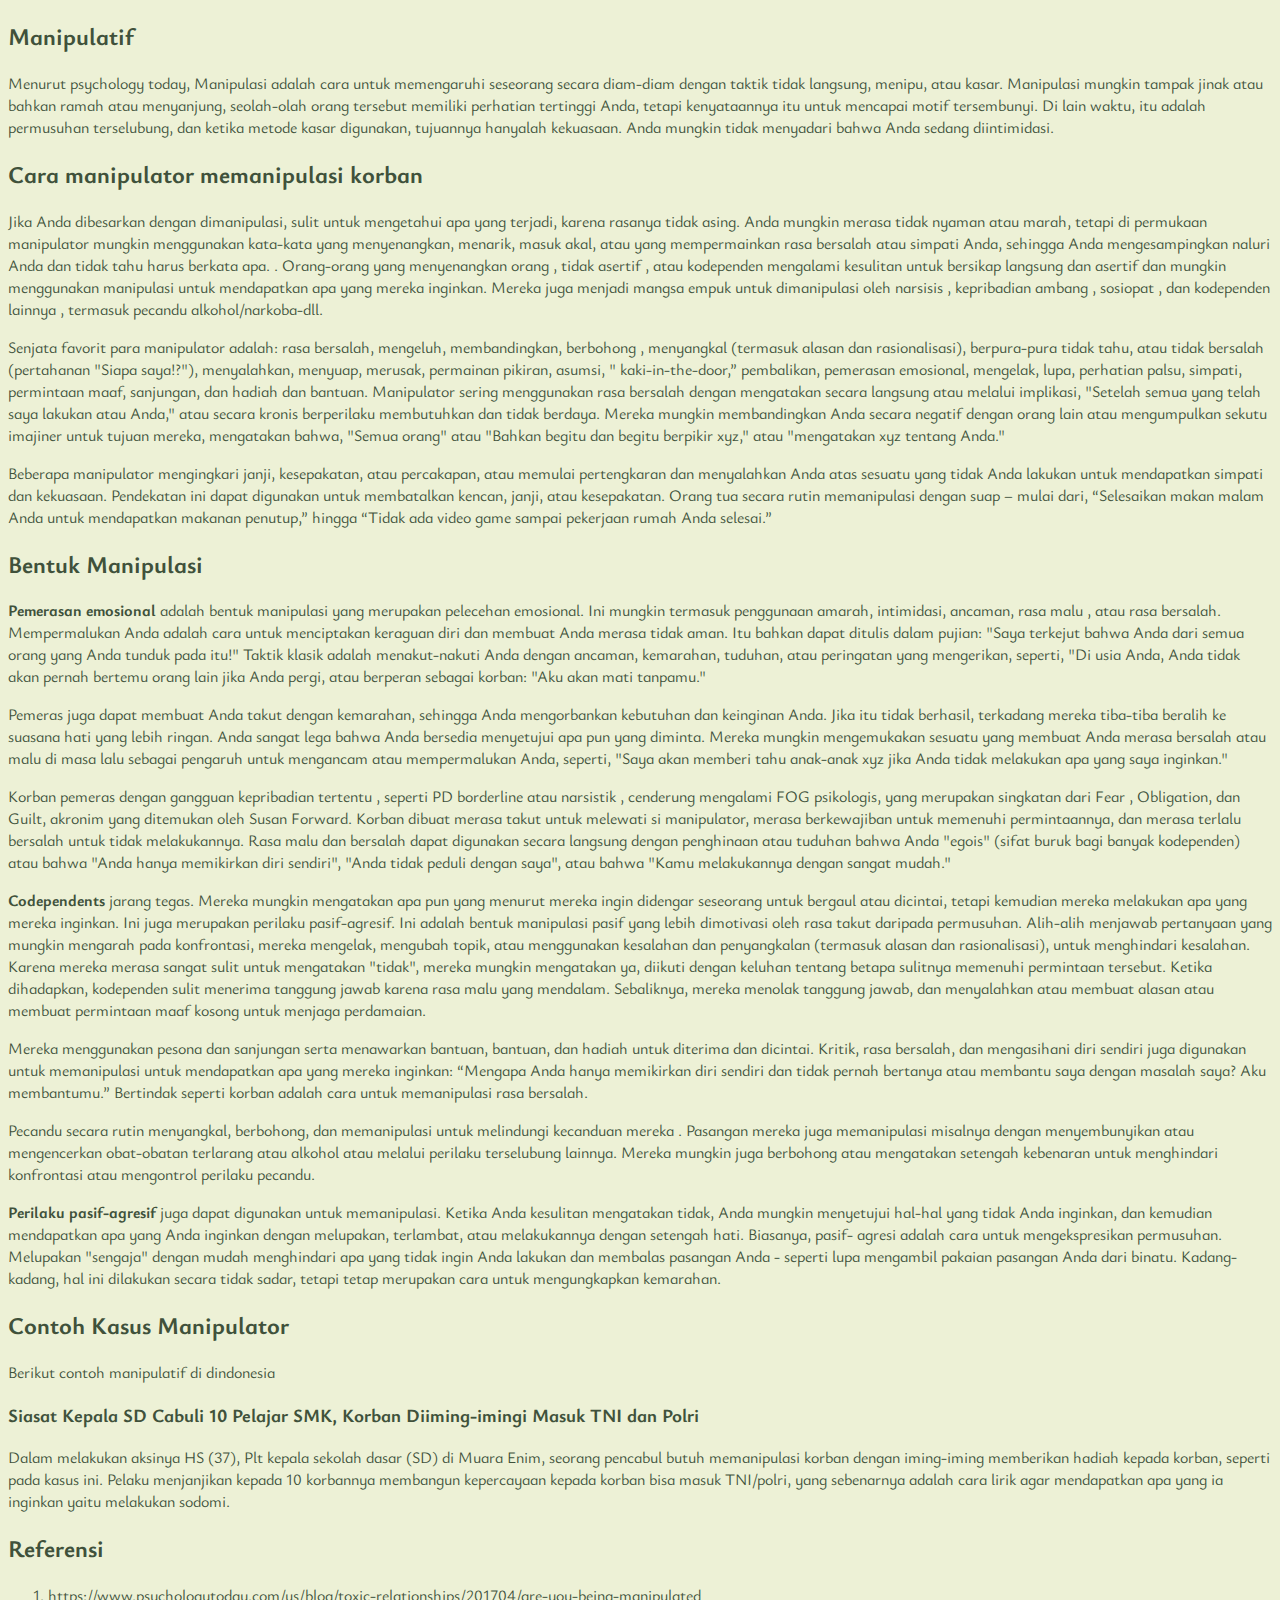
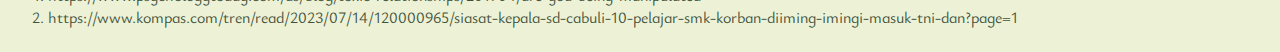
<file: manipulatif.html>
<!DOCTYPE html>
<html lang="en">
  <head>
    <meta charset="UTF-8" />
    <meta http-equiv="X-UA-Compatible" content="IE=edge" />
    <meta name="viewport" content="width=device-width, initial-scale=1.0" />
    <title>Manipulatif</title>

    <link rel="stylesheet" href="assets/styles/style.css" />
  </head>
  <body>
    <main>
      <div id="content">
        <article class="card" id="pengertian">
          <h2>Manipulatif</h2>
          <p>
            Menurut psychology today, Manipulasi adalah cara untuk memengaruhi seseorang secara diam-diam dengan taktik tidak langsung, menipu, atau kasar. Manipulasi mungkin tampak jinak atau bahkan ramah atau menyanjung, seolah-olah orang tersebut memiliki perhatian tertinggi Anda, tetapi kenyataannya itu untuk mencapai motif tersembunyi. Di lain waktu, itu adalah permusuhan terselubung, dan ketika metode kasar digunakan, tujuannya hanyalah kekuasaan. Anda mungkin tidak menyadari bahwa Anda sedang diintimidasi.
                 </p>
        </article>

        <article class="card" id="ciri-ciri">
          <h2>Cara manipulator memanipulasi korban</h2>
          <p>
            Jika Anda dibesarkan dengan dimanipulasi, sulit untuk mengetahui apa yang terjadi, karena rasanya tidak asing. Anda mungkin merasa tidak nyaman atau marah, tetapi di permukaan manipulator mungkin menggunakan kata-kata yang menyenangkan, menarik, masuk akal, atau yang mempermainkan rasa bersalah atau simpati Anda, sehingga Anda mengesampingkan naluri Anda dan tidak tahu harus berkata apa. . Orang-orang yang menyenangkan orang , tidak asertif , atau kodependen mengalami kesulitan untuk bersikap langsung dan asertif dan mungkin menggunakan manipulasi untuk mendapatkan apa yang mereka inginkan. Mereka juga menjadi mangsa empuk untuk dimanipulasi oleh narsisis , kepribadian ambang , sosiopat , dan kodependen lainnya , termasuk pecandu alkohol/narkoba-dll.
          </p>
          <p>
            Senjata favorit para manipulator adalah: rasa bersalah, mengeluh, membandingkan, berbohong , menyangkal (termasuk alasan dan rasionalisasi), berpura-pura tidak tahu, atau tidak bersalah (pertahanan "Siapa saya!?"), menyalahkan, menyuap, merusak, permainan pikiran, asumsi, " kaki-in-the-door,” pembalikan, pemerasan emosional, mengelak, lupa, perhatian palsu, simpati, permintaan maaf, sanjungan, dan hadiah dan bantuan. Manipulator sering menggunakan rasa bersalah dengan mengatakan secara langsung atau melalui implikasi, "Setelah semua yang telah saya lakukan atau Anda," atau secara kronis berperilaku membutuhkan dan tidak berdaya. Mereka mungkin membandingkan Anda secara negatif dengan orang lain atau mengumpulkan sekutu imajiner untuk tujuan mereka, mengatakan bahwa, "Semua orang" atau "Bahkan begitu dan begitu berpikir xyz," atau "mengatakan xyz tentang Anda."
            </p>
          <p>
            Beberapa manipulator mengingkari janji, kesepakatan, atau percakapan, atau memulai pertengkaran dan menyalahkan Anda atas sesuatu yang tidak Anda lakukan untuk mendapatkan simpati dan kekuasaan. Pendekatan ini dapat digunakan untuk membatalkan kencan, janji, atau kesepakatan. Orang tua secara rutin memanipulasi dengan suap – mulai dari, “Selesaikan makan malam Anda untuk mendapatkan makanan penutup,” hingga “Tidak ada video game sampai pekerjaan rumah Anda selesai.”         
           </p>
        </article>

        <article class="card" id="bentuk">
          <h2>Bentuk Manipulasi</h2>
          <p>
            <b>Pemerasan emosional</b> adalah bentuk manipulasi yang merupakan pelecehan emosional. Ini mungkin termasuk penggunaan amarah, intimidasi, ancaman, rasa malu , atau rasa bersalah. Mempermalukan Anda adalah cara untuk menciptakan keraguan diri dan membuat Anda merasa tidak aman. Itu bahkan dapat ditulis dalam pujian: "Saya terkejut bahwa Anda dari semua orang yang Anda tunduk pada itu!" Taktik klasik adalah menakut-nakuti Anda dengan ancaman, kemarahan, tuduhan, atau peringatan yang mengerikan, seperti, "Di usia Anda, Anda tidak akan pernah bertemu orang lain jika Anda pergi, atau berperan sebagai korban: "Aku akan mati tanpamu."
            </p>
          <p>
            Pemeras juga dapat membuat Anda takut dengan kemarahan, sehingga Anda mengorbankan kebutuhan dan keinginan Anda. Jika itu tidak berhasil, terkadang mereka tiba-tiba beralih ke suasana hati yang lebih ringan. Anda sangat lega bahwa Anda bersedia menyetujui apa pun yang diminta. Mereka mungkin mengemukakan sesuatu yang membuat Anda merasa bersalah atau malu di masa lalu sebagai pengaruh untuk mengancam atau mempermalukan Anda, seperti, "Saya akan memberi tahu anak-anak xyz jika Anda tidak melakukan apa yang saya inginkan."
              </p>
              <p>
                Korban pemeras dengan gangguan kepribadian tertentu , seperti PD borderline atau narsistik , cenderung mengalami FOG psikologis, yang merupakan singkatan dari Fear , Obligation, dan Guilt, akronim yang ditemukan oleh Susan Forward. Korban dibuat merasa takut untuk melewati si manipulator, merasa berkewajiban untuk memenuhi permintaannya, dan merasa terlalu bersalah untuk tidak melakukannya. Rasa malu dan bersalah dapat digunakan secara langsung dengan penghinaan atau tuduhan bahwa Anda "egois" (sifat buruk bagi banyak kodependen) atau bahwa "Anda hanya memikirkan diri sendiri", "Anda tidak peduli dengan saya", atau bahwa "Kamu melakukannya dengan sangat mudah."
              </p>

              <p>
                <b>Codependents</b> jarang tegas. Mereka mungkin mengatakan apa pun yang menurut mereka ingin didengar seseorang untuk bergaul atau dicintai, tetapi kemudian mereka melakukan apa yang mereka inginkan. Ini juga merupakan perilaku pasif-agresif. Ini adalah bentuk manipulasi pasif yang lebih dimotivasi oleh rasa takut daripada permusuhan. Alih-alih menjawab pertanyaan yang mungkin mengarah pada konfrontasi, mereka mengelak, mengubah topik, atau menggunakan kesalahan dan penyangkalan (termasuk alasan dan rasionalisasi), untuk menghindari kesalahan. Karena mereka merasa sangat sulit untuk mengatakan "tidak", mereka mungkin mengatakan ya, diikuti dengan keluhan tentang betapa sulitnya memenuhi permintaan tersebut. Ketika dihadapkan, kodependen sulit menerima tanggung jawab karena rasa malu yang mendalam. Sebaliknya, mereka menolak tanggung jawab, dan menyalahkan atau membuat alasan atau membuat permintaan maaf kosong untuk menjaga perdamaian.
              </p>

              <p>
                Mereka menggunakan pesona dan sanjungan serta menawarkan bantuan, bantuan, dan hadiah untuk diterima dan dicintai. Kritik, rasa bersalah, dan mengasihani diri sendiri juga digunakan untuk memanipulasi untuk mendapatkan apa yang mereka inginkan: “Mengapa Anda hanya memikirkan diri sendiri dan tidak pernah bertanya atau membantu saya dengan masalah saya? Aku membantumu.” Bertindak seperti korban adalah cara untuk memanipulasi rasa bersalah.
              </p>
              <p>
                Pecandu secara rutin menyangkal, berbohong, dan memanipulasi untuk melindungi kecanduan mereka . Pasangan mereka juga memanipulasi misalnya dengan menyembunyikan atau mengencerkan obat-obatan terlarang atau alkohol atau melalui perilaku terselubung lainnya. Mereka mungkin juga berbohong atau mengatakan setengah kebenaran untuk menghindari konfrontasi atau mengontrol perilaku pecandu.
              </p>
              <p>
                <b>Perilaku pasif-agresif</b> juga dapat digunakan untuk memanipulasi. Ketika Anda kesulitan mengatakan tidak, Anda mungkin menyetujui hal-hal yang tidak Anda inginkan, dan kemudian mendapatkan apa yang Anda inginkan dengan melupakan, terlambat, atau melakukannya dengan setengah hati. Biasanya, pasif- agresi adalah cara untuk mengekspresikan permusuhan. Melupakan "sengaja" dengan mudah menghindari apa yang tidak ingin Anda lakukan dan membalas pasangan Anda - seperti lupa mengambil pakaian pasangan Anda dari binatu. Kadang-kadang, hal ini dilakukan secara tidak sadar, tetapi tetap merupakan cara untuk mengungkapkan kemarahan. 
              </p>
        </article>
        <article class="card" id="contoh kasus">
          <h2>Contoh Kasus Manipulator</h2>
          <p>
            Berikut contoh manipulatif di dindonesia
          </p>

          <section>
            <h3>Siasat Kepala SD Cabuli 10 Pelajar SMK, Korban Diiming-imingi Masuk TNI dan Polri</h3>
            <p>
              Dalam melakukan aksinya HS (37), Plt kepala sekolah dasar (SD) di Muara Enim, seorang pencabul butuh memanipulasi korban dengan iming-iming memberikan hadiah kepada korban, seperti pada kasus ini. Pelaku menjanjikan kepada 10 korbannya membangun kepercayaan kepada korban bisa masuk TNI/polri, yang sebenarnya adalah cara lirik agar mendapatkan apa yang ia inginkan yaitu melakukan sodomi.
             </p>
          </section>
        </article>
        <article class="card" id="referensi">
          <h2>Referensi</h2>
            <ol type="1">
              <li>https://www.psychologytoday.com/us/blog/toxic-relationships/201704/are-you-being-manipulated</li>
              <li>https://www.kompas.com/tren/read/2023/07/14/120000965/siasat-kepala-sd-cabuli-10-pelajar-smk-korban-diiming-imingi-masuk-tni-dan?page=1</li>
              </ol>
      </div>
    </main>
  </body>
</html>
</file>
<file: assets/styles/style.css>
@import url('https://fonts.googleapis.com/css2?family=Ysabeau+Infant:wght@300&display=swap');

* {
  box-sizing: border-box;
}

h1 { 
  font-family: 'Ysabeau Infant', sans-serif;
  color: #EDF1D6;
  text-justify: auto;
}

h2 { 
    font-family: 'Ysabeau Infant', sans-serif;
    color: #40513B;
    text-justify: auto;
}

body {
  font-family: 'Ysabeau Infant', sans-serif;
  display: flex;
  color: #40513B;
  background-color: #EDF1D6;
  margin-top: auto;
  flex-direction:column; 
}

header {
  display: inline;
} 

.container {
    display: flex;
    align-items: center;
    flex-direction: column;
    justify-content: center;
    flex-wrap: wrap;
    margin-top: auto;
    text-align: center;
    max-width: 900px;
    margin: 0 auto; 
  }

  header {
    display: inline;
  }
  
  nav {
    background-color: #EDF1D6;
    padding: 5px;
    position: sticky;
    top: 0;
    color: #40513B;
  }

  nav ul {
    justify-content: center;
    display: flex;
    list-style-type: none;
    padding: 0;
  }

  nav li {
    margin-right: 20px;
}

  nav a {
  font-size: 18px;
  font-weight: 400;
  text-decoration: none;
  color: #40513B;
  transition: font-weight 0.3s ease;
  
}

  nav a:hover {
    font-weight: bold;
  }

  .jumbotron {
    font-size: 20px;
    padding: 60px;
    background-color:#40513B;
    text-align: center;
    color: #EDF1D6;
  }


  .article {
    display: flex;
    margin: 10px;
    padding: 20px;
    justify-content: center;
    align-items: center;
    background-color: #f2f2f2;
    border: 1px solid #ccc;
    transition: transform 0.3s ease; /* Efek transisi saat bergerak */
    cursor: pointer;
    width: 100%;
    max-width: 700px;
    margin-bottom: 20px;
  }

  .article.active {
    transform: translateX(50px); /* Perubahan posisi saat kotak aktif */
  }

  .article img {
    width: 20%;
    height: 10%;
    height: auto; 
    margin: 10px auto;
    display: block;
    
  }

  .article:hover {
    box-shadow: 3.9px 7.8px 7.8px hsl(0deg 0% 0% / 0.38);
  }

  aside {
    margin: 10px;
    padding: 20px;
  }

  #page-footer {
    font-family: 'Ysabeau Infant', sans-serif;
    color: #ccc;
    margin-top: auto;
    text-align: center;
    background-color: #40513B;
    padding: 10px 0;
  }

  .form-container {
    display: flex;
    flex-direction: column;
    max-width: 800px;
    margin: 0 auto;
  }
  
  .form-group {
    margin-bottom: 1rem;
  }
  
  label {
    font-weight: bold;
  }
  
  input,
  textarea {
    width: 100%;
    padding: 0.5rem;
    border-radius: 4px;
    border: 1px solid #ccc;
  }
  
  button {
    padding: 1rem 1.5rem;
    background-color: #40513B;
    color: white;
    border: none;
    border-radius: 4px;
    cursor: pointer;
  }
  
  button:hover {
    background-color: #40513B;
  }
  
  #result-container {
    margin-top: 2rem;
    color: #40513B;
  }
  
  #result-container h2 {
    margin-bottom: 1rem;
    color: #40513B;
  }
  
  #result-table-container {
    margin-top: 2rem;
    overflow-x: auto;
    color: #40513B;
  }
  
  #result-table {
    width: 100%;
    border-collapse: collapse;
    color: #40513B;
  }
  
  #result-table th,
  #result-table td {
    padding: 0.5rem;
    border: 1px solid #ccc;
    text-align: left;
    color: #40513B;
  }
  
  #result-table th {
    background-color: #f2f2f2;
    font-weight: bold;
    color: #40513B;
  }
  
  #result-table tr:hover {
    background-color: #f2f2f2;
    color: #40513B;
    
  }

  .about {
    display: flex;
    flex-direction: column; /* Change flex-direction to column */
    align-items: center; /* Center align flex items horizontally */
    text-align: center; /* Center align text */
  }

    .about-img {
      width: 100px;
      height: 100px;
      object-fit: cover; /* Preserve aspect ratio and cover container */
      border-radius: 50%; /* Make the image round */
      margin-left: 20px;
    }

  .about:hover {
    box-shadow: 3.9px 7.8px 7.8px hsl(0deg 0% 0% / 0.38);

  }

  .about-social {   
    font-family: 'Ysabeau Infant', sans-serif;
    color: #40513B;
    text-justify: auto;

  }

  .about-social a {
    color: #40513B;
    text-decoration: none;
    text: bold;
    margin-right: 10px; /* Add margin to create spacing between links */
  }
  
  .about-social a:hover {
    text-decoration: underline;
  }

  .featured-image {
    width: 300px;
    height: 300px;
    object-fit: cover;
    object-position: center;
  }

  @media screen and (max-width: 2000px)
</file>
